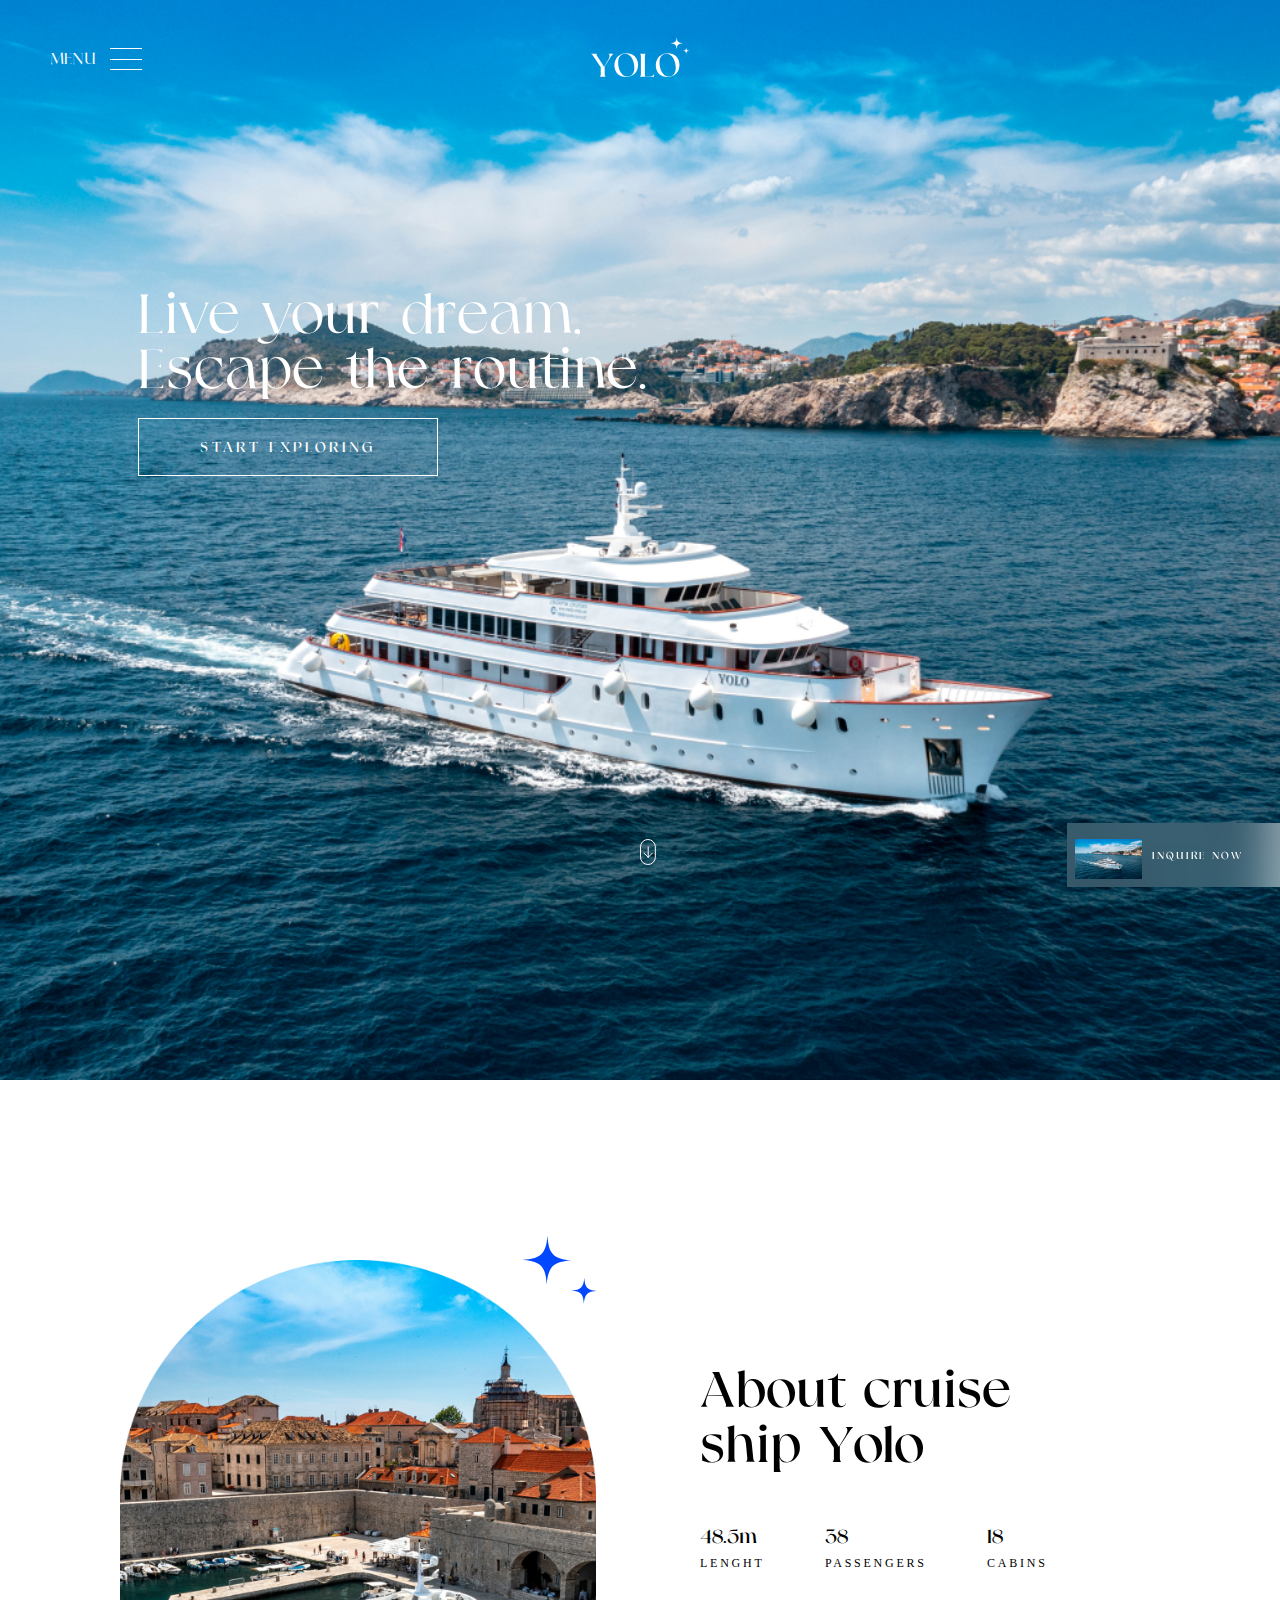
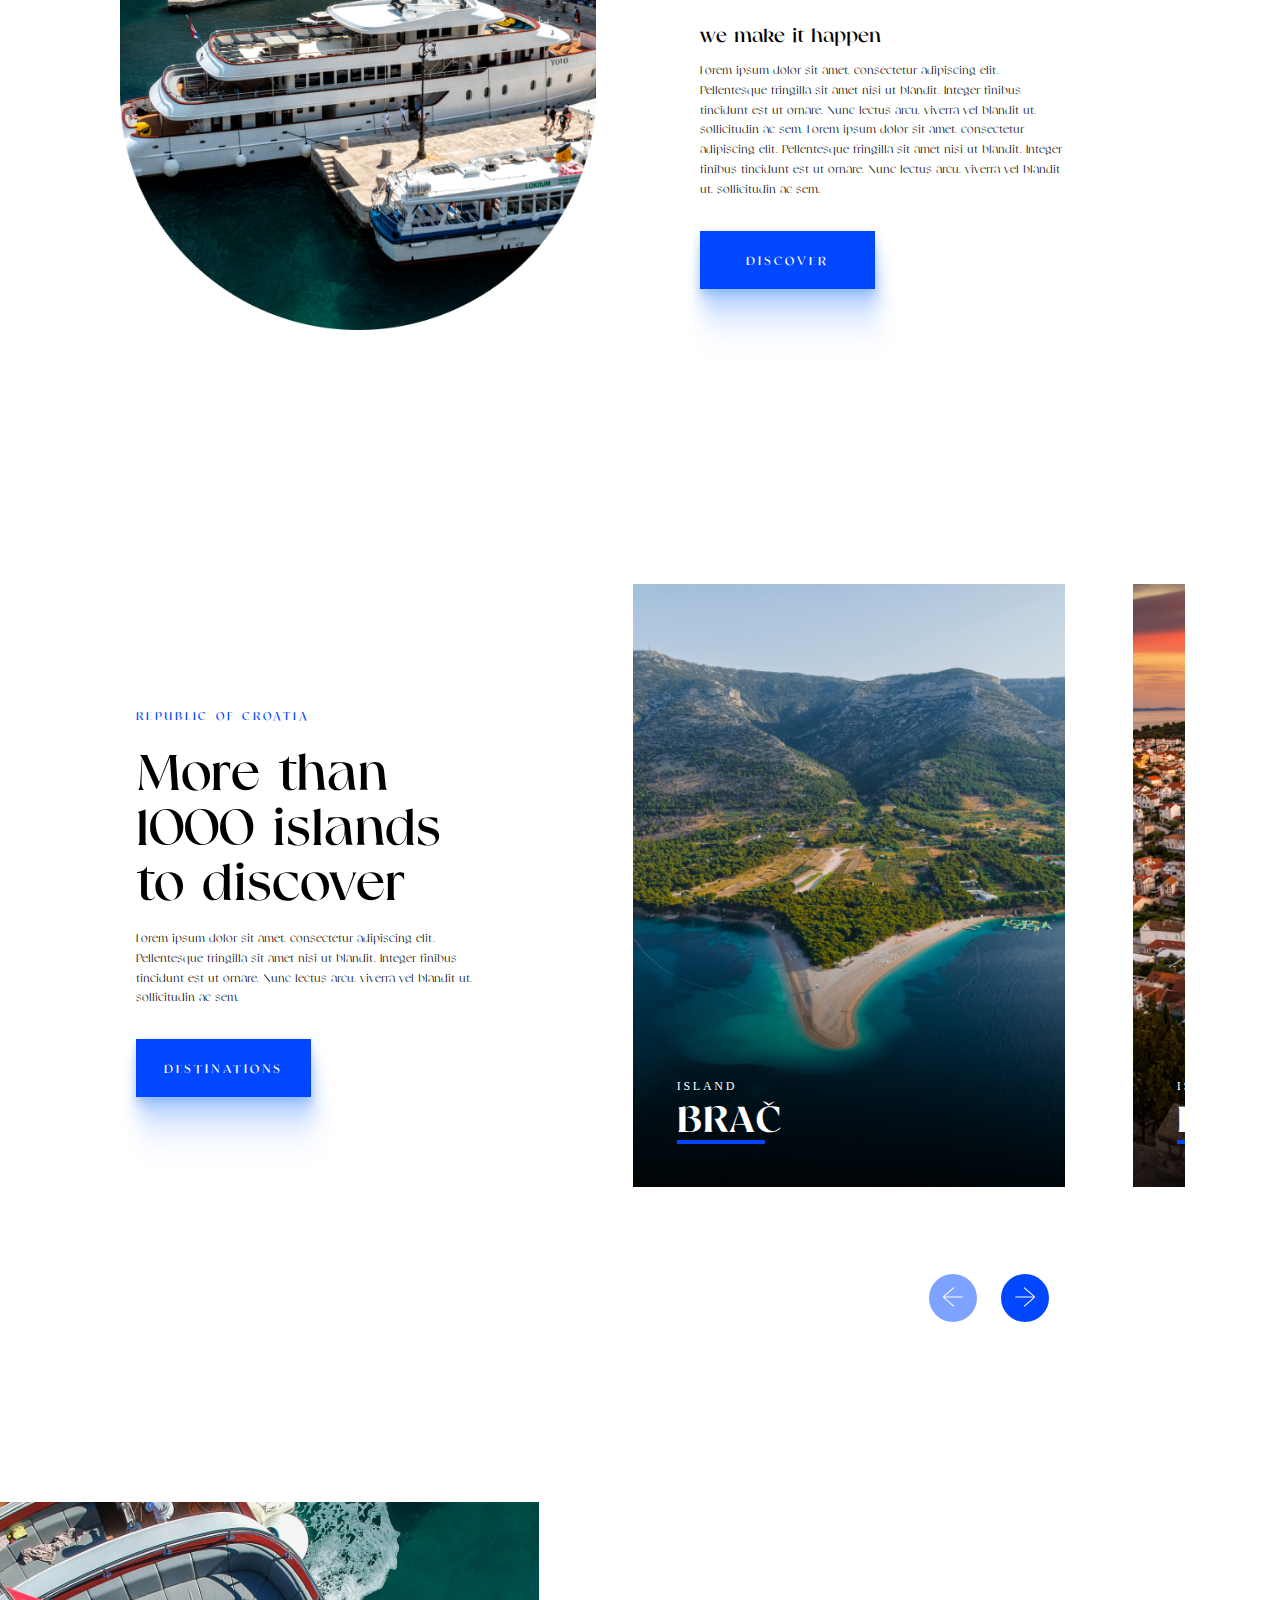
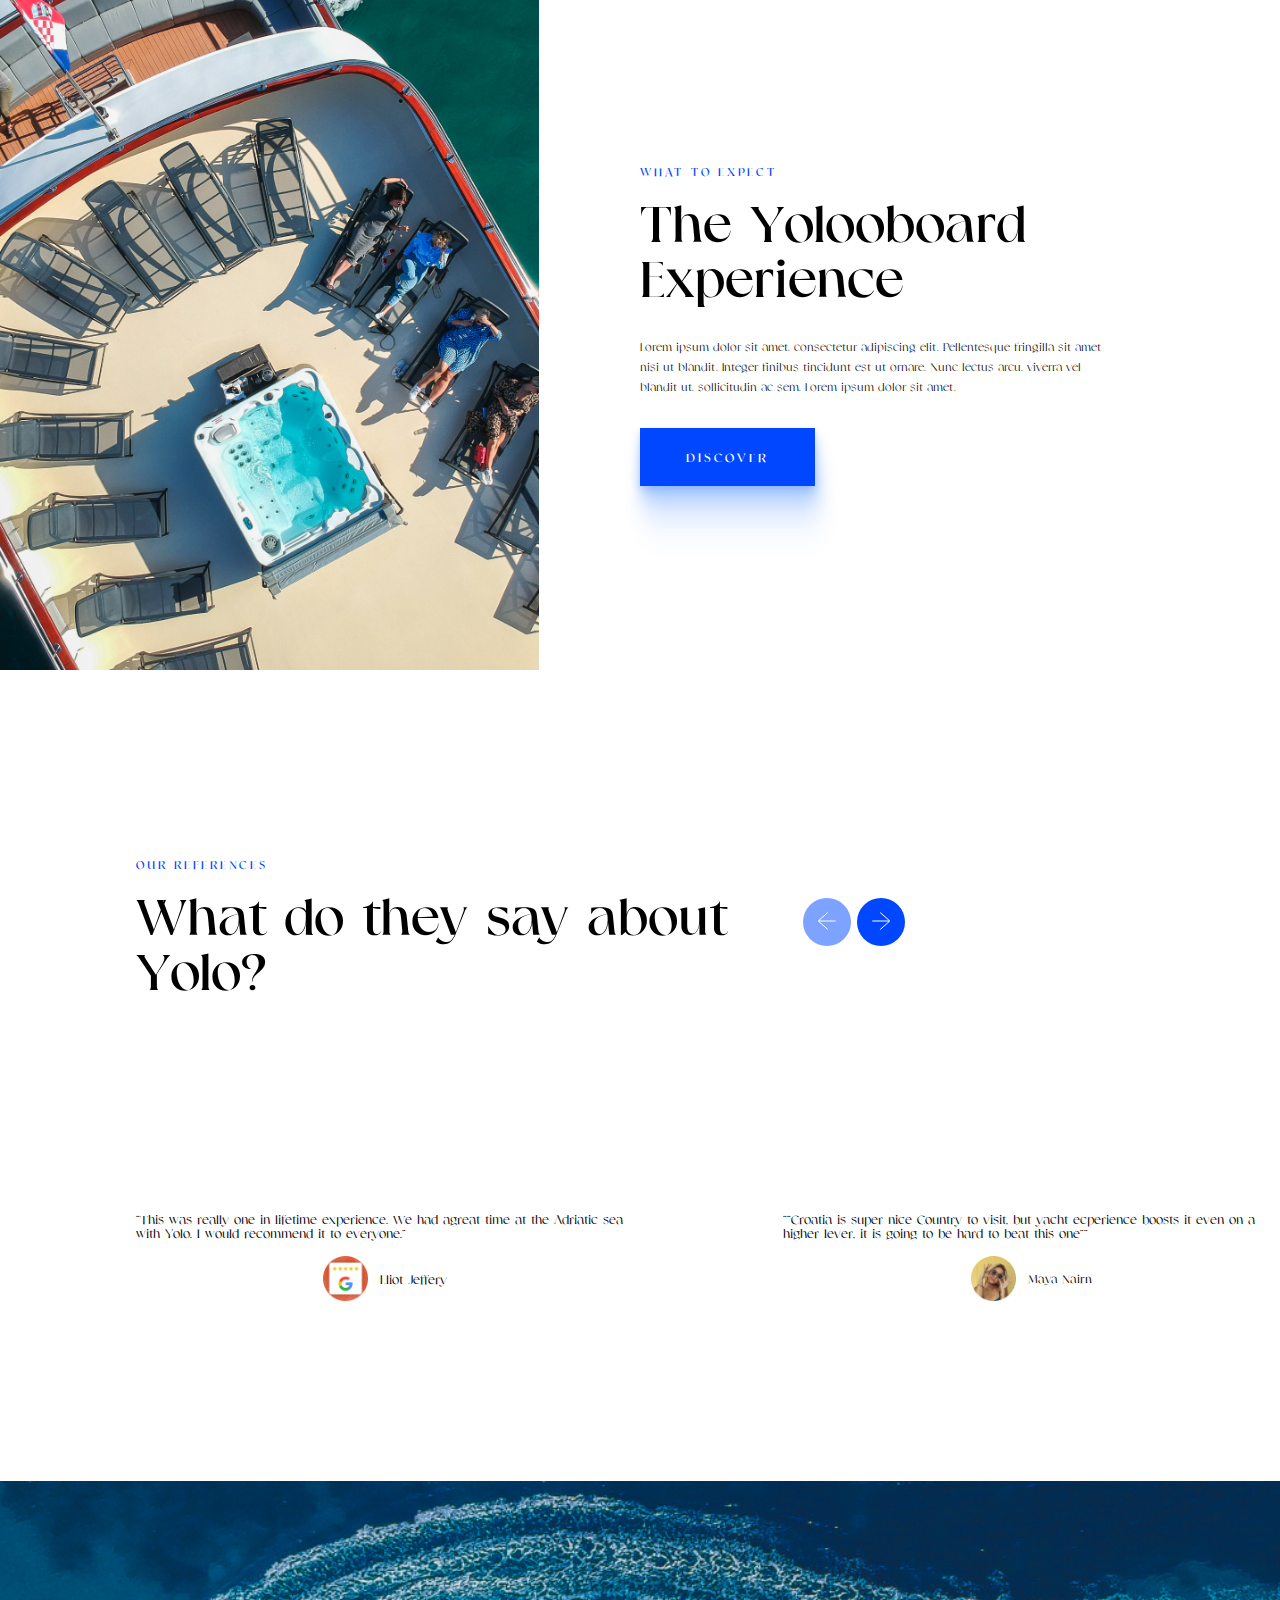
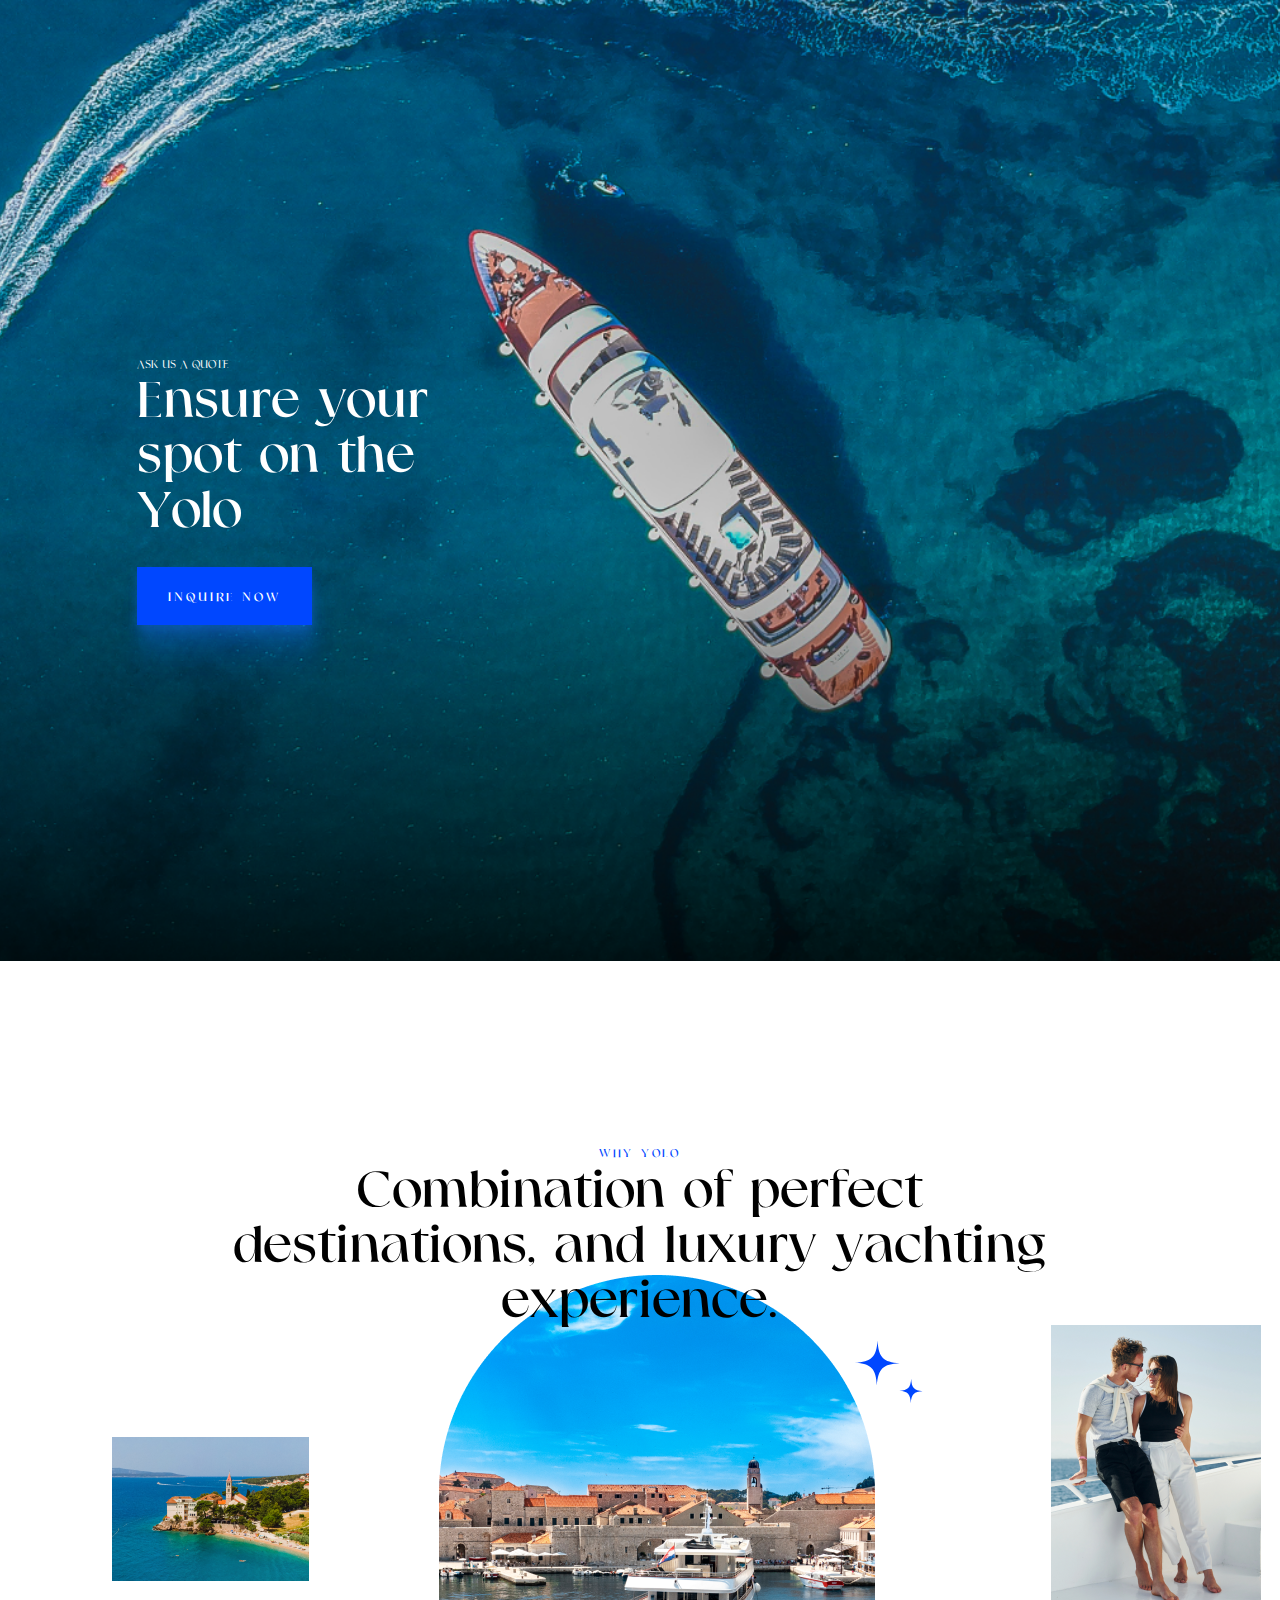
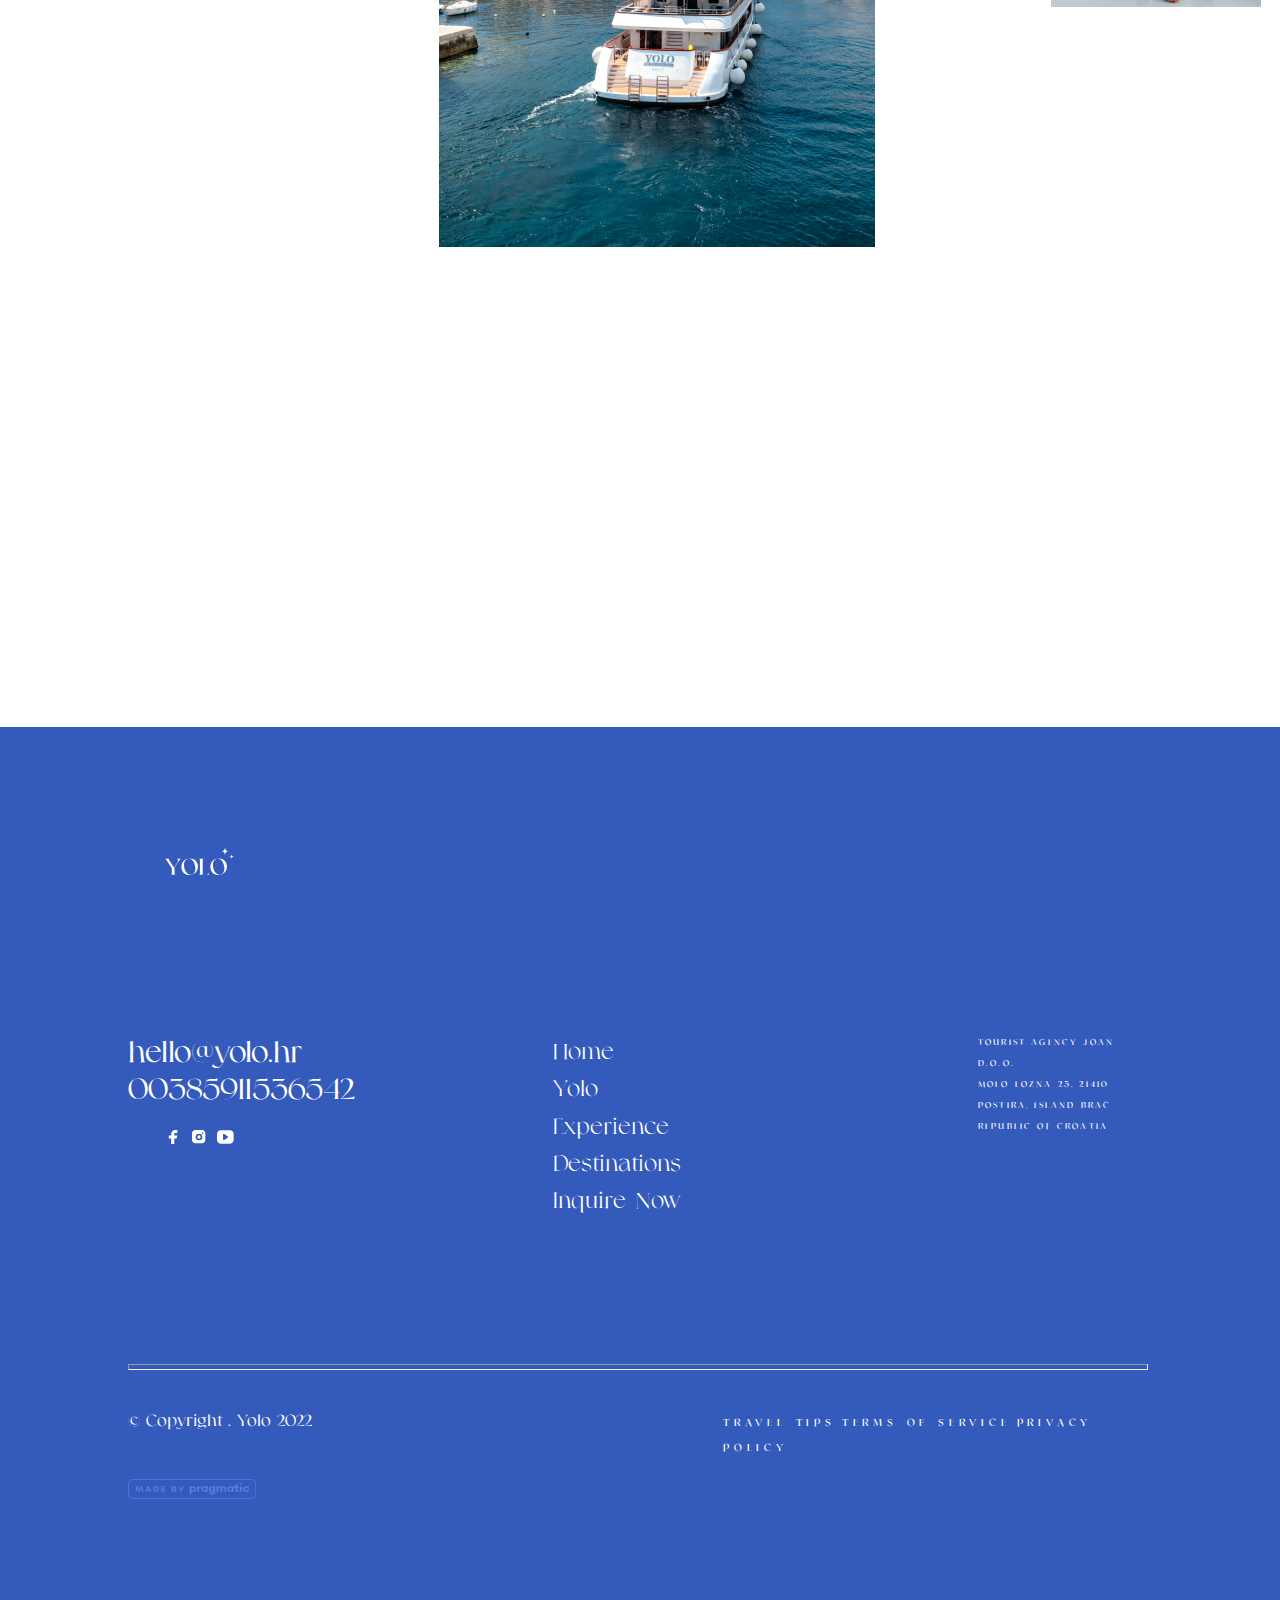
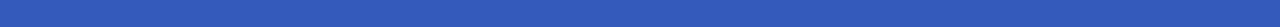
<file: Index.html>
<!DOCTYPE html>
<html lang="en">
<head>
    <meta charset="UTF-8">
    <meta http-equiv="X-UA-Compatible" content="IE=edge">
    <meta name="viewport" content="width=device-width, initial-scale=1.0">
    <title>Index</title>
    <link rel="stylesheet" href="Assets/general.css">
    <link rel="stylesheet" href="Assets/Index.css">
    <link rel="preconnect" href="https://fonts.gstatic.com" crossorigin>
</head>
<body>
        <!-- HEADER -->
    <header class="parallax-header" style="background-image: url(Assets/Img/Index/Rectangle\ 55.png);z-index: 1; background-size: cover; background-position: center;">
        <div class="logo">
            <img src="Assets/Img/Logo-white.svg" alt="">
            <div class="nav-toggle-left">
                <p>MENU</p>
            </div>
            <a class="nav-toggle"> 
                <span class="bar"></span>
                <span class="bar"></span>
                <span class="bar"></span>
            </a>
            <nav class="menu">
                <ul>
                  <li><a href="#">Home</a></li>
                  <li><a href="#">Yolo</a></li>
                  <li><a href="#">Experience</a></li>
                  <li><a href="#">Destinations</a></li>
                  <li><a href="#">Inquire now</a></li>
                </ul>
                <div class="language-menu">
                    <a href="#">HR</a>
                    <a href="#">ENG</a>
                    <a href="#">DE</a>
                    <a href="#">IT</a>    
                </div>
                <div ></div>
              </nav>              
        </div>
        <div class="main container">
            <div class="dream">
                <h1>Live your dream, 
                    Escape the routine.
                </h1>
                <div class="explore-btn">
                    <button><a href="">START EXPLORING</a></button>
                </div>
            </div>
        </div>
        <div class="bot-inquire container">
            <div class="strelica-dolje">
                <button style="background: none;border: none;" class="scroll-button" ><a href="#"><img src="Assets/Img/Index/Scroller.svg" alt=""></a></button>
            </div> 
            <div class="inquire">
                <img src="Assets/Img/Index/Rectangle 55.png" alt="">
                <a href="">INQUIRE NOW</a> 
            </div>
        </div>
    </header>
    <section class="parallax-section next-section">
        <div class="container about-p section-margine">
            <div class="luka">
                <img src="Assets/Img/Index/DJI_0726 3.png" alt="">
                <img class="star" src="Assets/Img/Index/Shine.svg" alt="">
            </div>
            <div class="about-cruise">
                <div>
                    <h2>About cruise ship Yolo</h2>
                </div>
                <div class="ab-details">
                    <div class="lenght">
                        <h4>48.5m</h4>
                        <p>LENGHT</p>
                    </div>
                    <div class="passengers">
                        <h4> 38</h4>
                        <p>PASSENGERS</p>    
                    </div>
                    <div class="cabins">
                        <h4>18</h4>
                        <p>CABINS</p>    
                    </div>
                </div>
                <div>
                    <h4>we make it happen</h4>
                </div>
                <div>
                    <p class="p1">Lorem ipsum dolor sit amet, consectetur adipiscing elit. Pellentesque fringilla sit amet nisi ut blandit. Integer finibus tincidunt est ut ornare. Nunc lectus arcu, viverra vel blandit ut, sollicitudin ac sem. Lorem ipsum dolor sit amet, consectetur adipiscing elit. Pellentesque fringilla sit amet nisi ut blandit. Integer finibus tincidunt est ut ornare. 
                        Nunc lectus arcu, viverra vel blandit ut, sollicitudin ac sem. 
                    </p>
                    <div class="btn">
                        <button><a href="">DISCOVER</a></button>
                    </div>
                </div>
            </div>        
        </div>
    </section>
     <!-- OTOCI -->
    <section>
        <div class="container otoci-p section-margine">
            <div class="otoci">
                <div>
                    <span>REPUBLIC OF CROATIA</span> 
                </div>
                <div>
                    <h2>More than 1000 islands
                        to discover
                    </h2>    
                </div>
                <div>                
                    <p class="p1">Lorem ipsum dolor sit amet, consectetur adipiscing elit. Pellentesque fringilla sit amet nisi ut blandit. Integer finibus tincidunt est ut ornare. 
                        Nunc lectus arcu, viverra vel blandit ut, sollicitudin ac sem. 
                    </p>
                </div>
                <div class="btn">
                    <button> <a href="#">DESTINATIONS</a></button>
                </div>
            </div>
            <div class="container otoci-slike">
                <div class="slider">
                    <div class="slides-container">
                        <div class="slide">
                            <img class="img-fullscreen" src="Assets/Img/Index/Rectangle 53.png" alt="">
                            <p>ISLAND</p> 
                            <p>BRAČ</p>
                            <div class="crta"></div>
                        </div>
                        <div class="slide">
                            <img class="img-fullscreen" src="Assets/Img/Index/hvar.png" alt="">
                            <p>ISLAND</p> 
                            <p>HVAR</p>
                            <div class="crta"></div>
                        </div>
                    </div>
                </div>
                <div class="strelice-otoci">
                    <button class="prev-button"><img src="Assets/Img/Index/streamlinehq-arrow-left.svg" alt=""></button>
                    <button class="next-button"><img src="Assets/Img/Index/streamlinehq-arrow-left-arrows-diagrams-48 1.svg" alt=""></button> 
                </div>                        
            </div>
    </section>
     <!-- LEŽALJKE -->
    <section>
        <div class="container section-margine">
            <div class="ležaljke">
                <img class="img-fullscreen" src="Assets/Img/Index/ležaljke.png" alt="">
            </div>
            <div class="yoloboardexp">
                <div>
                    <span>WHAT TO EXPECT</span>
                </div>
                <div>
                    <h2>The Yolooboard Experience</h2>
                </div>
                <div>
                    <p class="p1">Lorem ipsum dolor sit amet, consectetur adipiscing elit. 
                        Pellentesque fringilla sit amet nisi ut blandit. Integer finibus tincidunt est ut ornare. Nunc lectus arcu, viverra vel blandit ut, sollicitudin ac sem. Lorem ipsum dolor sit amet.
                    </p>    
                </div>
                <div class="btn">
                    <button><a href="#">DISCOVER</a></button>
                </div>
            </div>    
        </div>
    </section>
     <!-- REFERENCE -->
    <section>
        <div class="container otoci-p section-margine">
            <div class="reference">
                <span>OUR REFERENCES</span>
            </div>
            <div class="what-do-they-say">
                <h2>What do they say about Yolo?</h2>
            </div>
            <div class="strelice">
                <button id="prevBtn"><img src="Assets/Img/Index/streamlinehq-arrow-left.svg" alt="Previous"></button>
                <button id="nextBtn"><img src="Assets/Img/Index/streamlinehq-arrow-left-arrows-diagrams-48 1.svg" alt="Next"></button>
            </div>  
            <div class="slider">
                <div class="slides "> 
                    <div class="iskustva">
                        <p>“This was really one in lifetime experience.
                            We had agreat time at the Adriatic sea with Yolo. I would recommend it to everyone.”
                        </p>
                        <div class="eliot">
                            <img src="Assets/Img/Index/Ellipse 8.png" alt="">
                            <p>Eliot Jeffery</p>    
                        </div>        
                    </div>
                    <div class="nice-country">
                        <p>““Croatia is super nice Country to visit, but yacht ecperience
                            boosts it even on a higher lever, it is going to be hard to
                            beat this one””
                        </p>
                        <div class="maya">
                            <img src="Assets/Img/Index/Ellipse 9.png" alt="">
                            <p>Maya Nairn</p>    
                        </div> 
                    </div>
                </div>
            </div>
        </div>
    </section>
     <!-- QUOTE -->
    <section style="background-image: url(Assets/Img/Index/DJI_0184p\ 2.png);position: relative;z-index: 1; background-size: cover; height: 1080px; background-position: center;">
        <div class="container section-margine">
            <div class="quote">
                <p>ASK US A QUOTE</p>
                <h2>Ensure your 
                    spot on the Yolo
                </h2>
                <div class="btn">
                    <button><a href=""">INQUIRE NOW</a></button>
                </div>
            </div>
        </div>
    </section>
     <!-- ISKUSTVA -->
    <section>
        <div class="container">
            <div class="why-yolo">
                <span>WHY YOLO</span>
                <h2>Combination of perfect<br/>destinations, 
                    and luxury yachting<br/>experience. 
                </h2>    
            </div>
            <div class="crkva">
                <img src="Assets/Img/Index/crkva.png" alt="">
            </div>
            <div class="jahta">
                <img class="slika-jahte" src="Assets/Img/Index/jahta.png" alt="">
                <img class="star-jahta" src="Assets/Img/Index/Shine.svg" alt="">
            </div>
            <div class="sretan-par">
                <img src="Assets/Img/Index/par.png" alt="">
            </div>
        </div>
    </section>
     <!-- FOOTER -->
    <footer>
            <div class="info container">
                <div class="bottom-logo">
                    <img src="Assets/Img/Group 104.svg">           
                </div>    
                <div class="contact"> 
                    <ol>
                        <li><a href="mailto:hello@yolo.hr">hello@yolo.hr</a></li>
                        <li><a href="tel:00385911536542">00385911536542</a></li>
                    </ol>
                    <div class="social-icons">
                        <a href=""><img src="Assets/Img/Facebook.svg" alt=""></a> 
                        <a href=""><img src="Assets/Img/Insta.svg" alt=""></a> 
                        <a href=""><img src="Assets/Img/yt.svg" alt=""></a>    
                    </div>
                </div>
                <div class="navigation-footer">
                    <ul>
                        <li><a href="#">Home</a></li>
                        <li><a href="#">Yolo</a></li>
                        <li><a href="#">Experience</a></li>
                        <li><a href="#">Destinations</a></li>
                        <li><a href="#">Inquire Now</a></li>
    
                    </ul>
                </div>
                <div class="location">
                    <p>TOURIST AGENCY JOAN D.O.O. <br> 
                        Molo Lozna 23, 21410  <br>
                        Postira, island brač <br>
                        republic of croatia
                    </p> 
                </div>   
                <hr>
                    <div class="copyright">
                        <p>© Copyright . Yolo 2022</p>
                    </div>
                    <div class="fast-menu">
                        <a href="#">TRAVEL TIPS</a>
                        <a href="#">TERMS OF SERVICE</a>
                        <a href="#">PRIVACY POLICY</a>    
                    </div>
                    <div class="frame">
                        <img src="Assets/Img/Frame.svg" alt="">
                    </div>
            </div>
    </footer>
    <script src="General.js"></script>
</body>
</html>
</file>
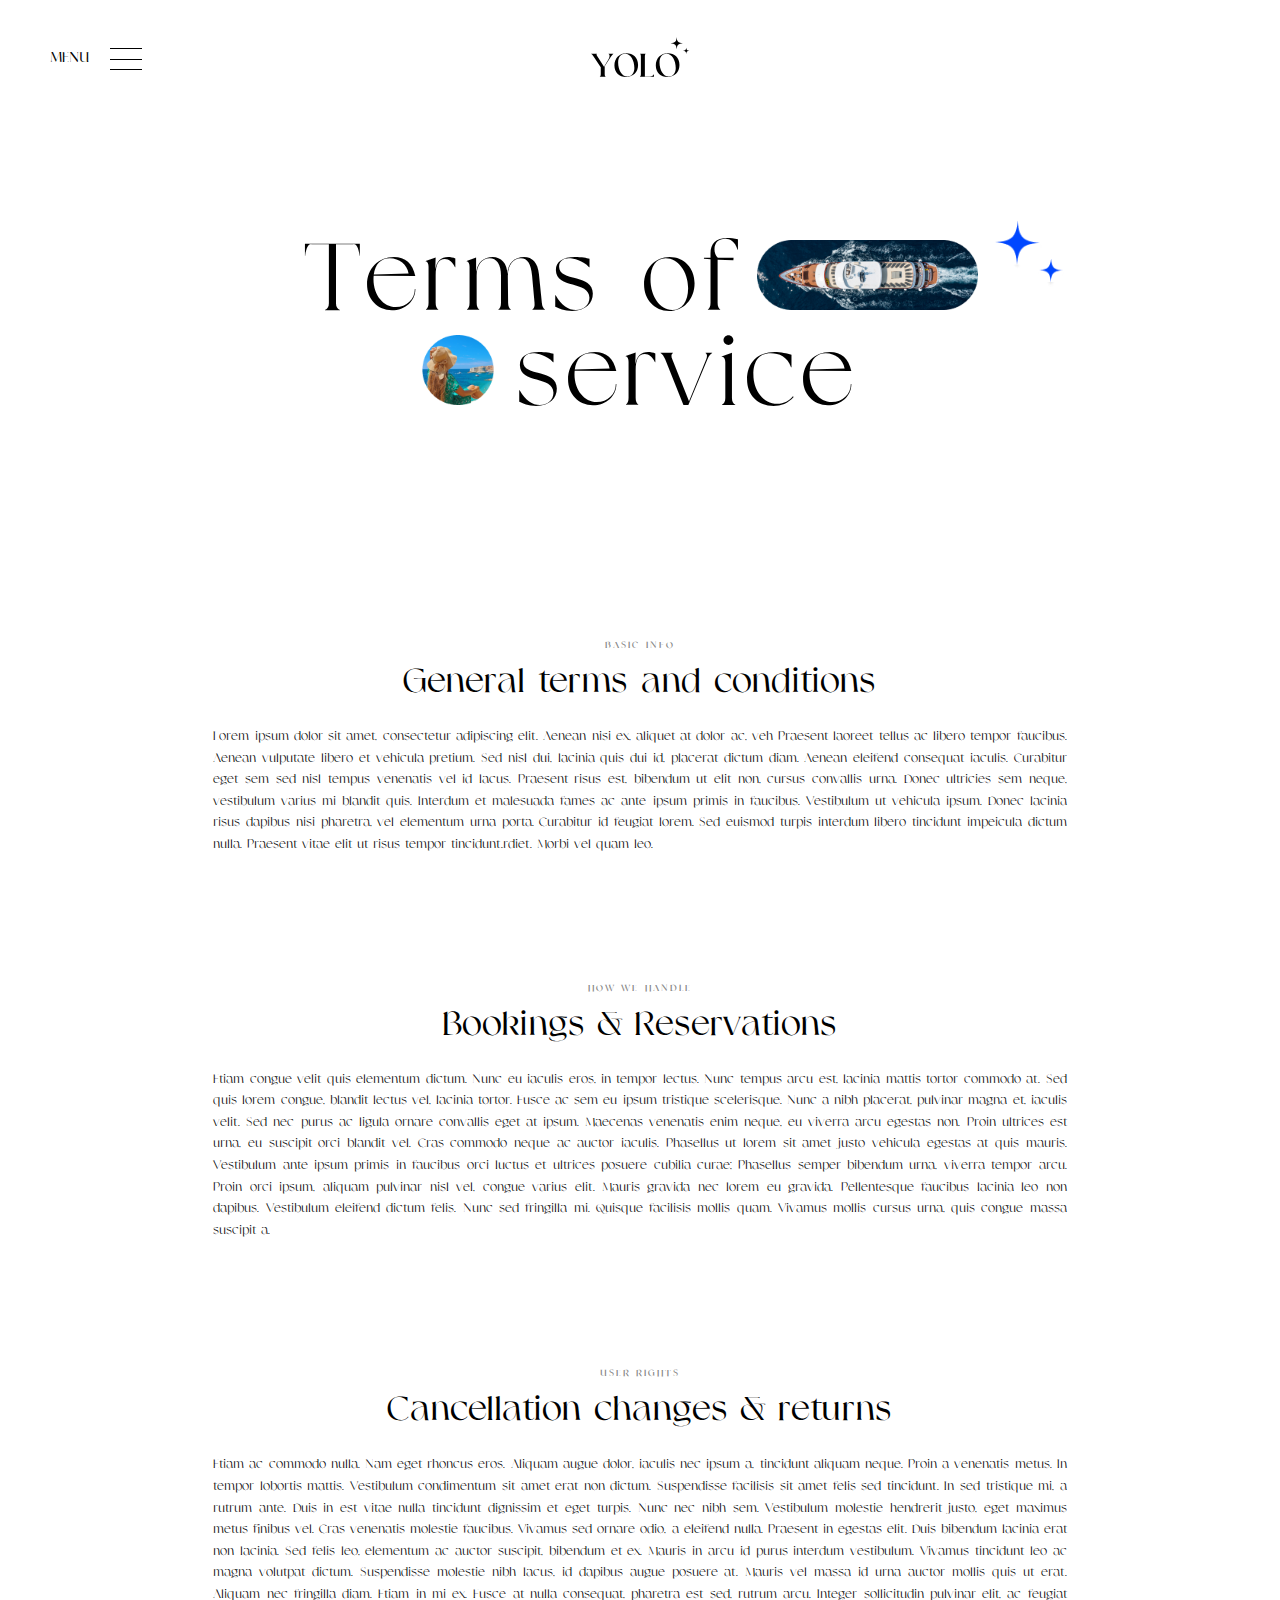
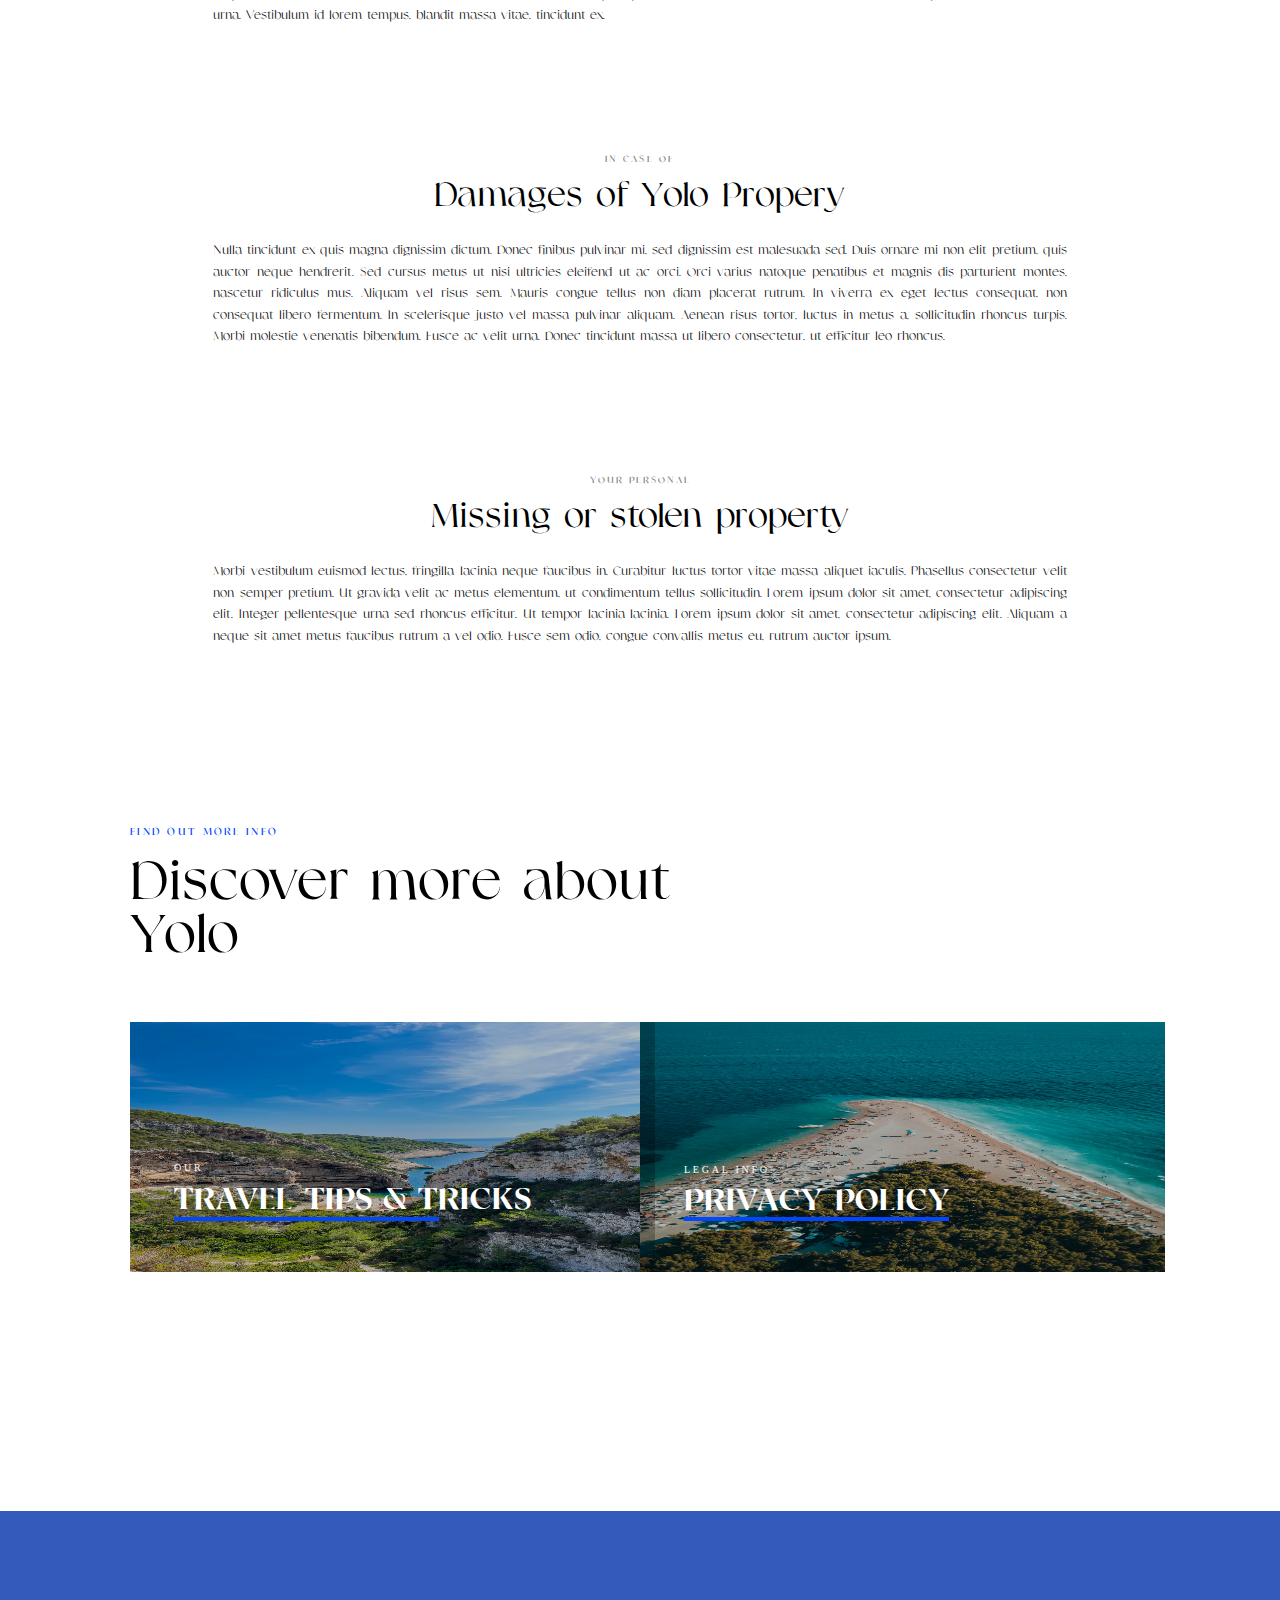
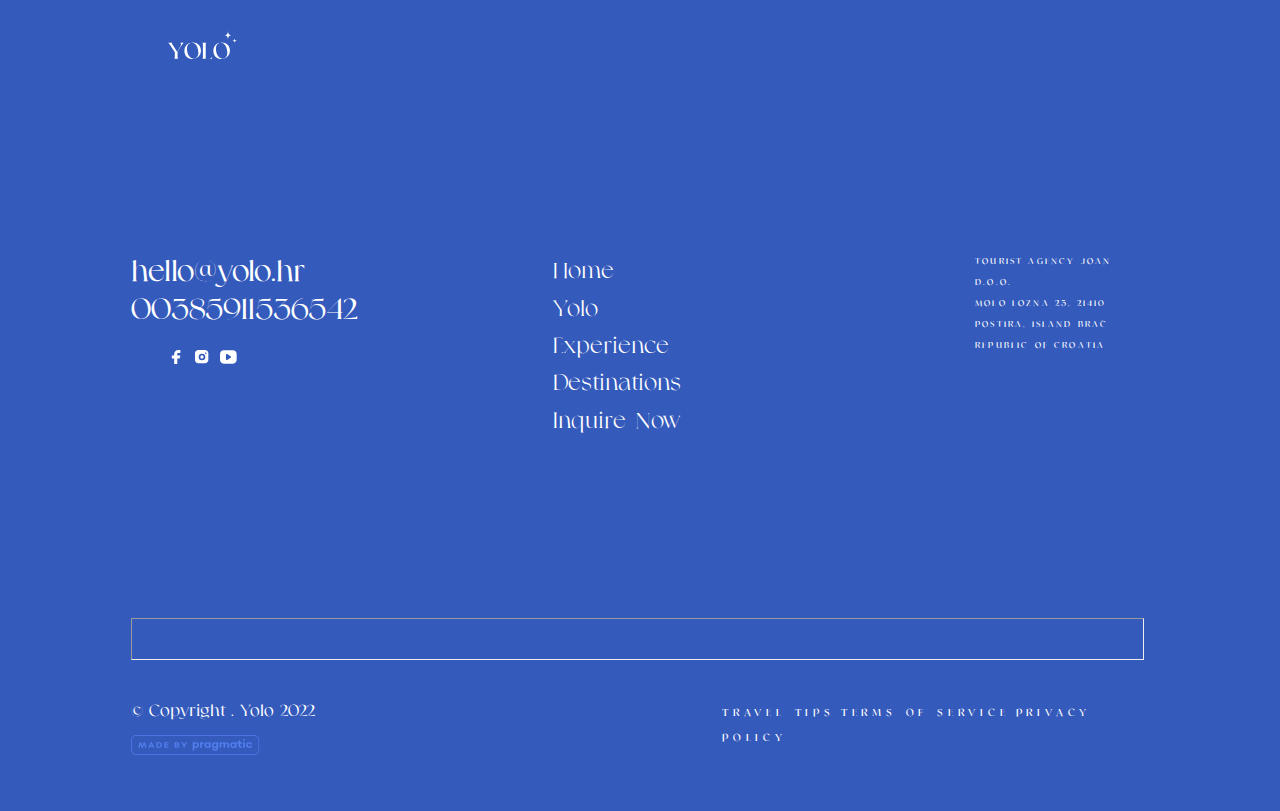
<file: Terms-of-use.html>
<!DOCTYPE html>
<html lang="en">
<head>
    <meta charset="UTF-8">
    <meta http-equiv="X-UA-Compatible" content="IE=edge">
    <meta name="viewport" content="width=device-width, initial-scale=1.0">
    <link rel="stylesheet" href="Assets/general.css">
    <link rel="stylesheet" href="Assets/terms-of-use.css">
    <title>Terms of use</title>    
    <link rel="preconnect" href="https://fonts.gstatic.com" crossorigin>
</head>
<body>
     <!-- HEADER -->
    <header>
        <div class="logo">
            <img src="Assets/Img/Logo.svg" alt="">
            <div class="nav-toggle-left-black">
                <p>MENU</p>
            </div>
            <a class="nav-toggle">  
                <span class="bar"></span>
                <span class="bar"></span>
                <span class="bar"></span>
            </a>
            <nav class="menu">
                <ul>
                  <li><a href="#">Home</a></li>
                  <li><a href="#">Yolo</a></li>
                  <li><a href="#">Experience</a></li>
                  <li><a href="#">Destinations</a></li>
                  <li><a href="#">Inquire now</a></li>
                </ul>
                <div class="language-menu">
                    <a href="">HR</a>
                    <a href="">ENG</a>
                    <a href="">DE</a>
                    <a href="">IT</a>    
                </div>
            </nav> 
        </div>
    </header>
    <!--MAIN SEKCIJA-->
    <section class="container">
        <div class="stars">
            <img src="Assets/Img/Terms-of-service/Shine.png" alt="stars">
        </div>  
        <div class="t-txt">
            <div>
                <div class="maxw mega naslov">
                    <h1>Terms of<img src="Assets/Img/Terms-of-service/terms_large.png" class="desno" alt="brod"></h1>
                    <h1><img src="Assets/Img/Terms-of-service/terms_small.png" class="lijevo" alt="idk">service</h1>
                </div>
            </div>
            <div class="terms">
                <h6>BASIC INFO</h6>
                <h2>General terms and conditions</h2>
                <p class="p1">Lorem ipsum dolor sit amet, consectetur adipiscing
                elit. Aenean nisi ex, aliquet at dolor ac, veh
                Praesent laoreet tellus ac libero tempor faucibus. Aenean vulputate libero et vehicula pretium. Sed nisl dui, lacinia quis dui id, placerat dictum diam. Aenean eleifend consequat iaculis. Curabitur eget sem sed nisl tempus venenatis vel id lacus. Praesent risus est, bibendum ut elit non, cursus convallis urna. Donec ultricies sem neque, vestibulum varius mi blandit quis. Interdum et malesuada fames ac ante ipsum primis in faucibus. Vestibulum ut vehicula ipsum. Donec lacinia risus dapibus nisi pharetra, vel elementum urna porta. Curabitur id feugiat lorem. Sed euismod turpis interdum libero tincidunt impeicula 
                dictum nulla. Praesent vitae elit ut risus tempor tincidunt.rdiet.
                Morbi vel quam leo.
                </p>    
            </div>
            <div class="terms">
                <h6>HOW WE HANDLE</h6>
                <h2>Bookings & Reservations</h2>
                <p class="p1">Etiam congue velit quis elementum dictum. Nunc eu iaculis eros, in tempor lectus. Nunc tempus arcu est, lacinia mattis tortor commodo at. Sed quis lorem congue, blandit lectus vel, lacinia tortor. Fusce ac sem eu ipsum tristique scelerisque. Nunc a nibh placerat, pulvinar magna et, iaculis velit. Sed nec purus ac ligula ornare convallis eget at ipsum. Maecenas venenatis enim neque, eu viverra arcu egestas non. Proin ultrices est urna, eu suscipit orci blandit vel. Cras commodo neque ac auctor iaculis. Phasellus ut lorem sit amet justo vehicula egestas at quis mauris. Vestibulum ante ipsum primis in faucibus orci luctus et ultrices posuere cubilia curae;
                Phasellus semper bibendum urna, viverra tempor arcu. Proin orci ipsum, aliquam pulvinar nisl vel, congue varius elit. Mauris gravida nec lorem eu gravida. Pellentesque faucibus lacinia leo non dapibus. Vestibulum eleifend dictum felis.
                Nunc sed fringilla mi. Quisque facilisis mollis quam. Vivamus mollis cursus urna, quis congue massa 
                suscipit a.
                </p>
            </div>
            <div class="terms">
                <h6>USER RIGHTS</h6>
                <h2>Cancellation changes & returns</h2>
                <p class="p1">Etiam ac commodo nulla. Nam eget rhoncus eros. Aliquam augue dolor, iaculis nec ipsum a, tincidunt aliquam neque. Proin a venenatis metus. In tempor lobortis mattis. Vestibulum condimentum sit amet erat non dictum. Suspendisse facilisis sit amet felis sed tincidunt. In sed tristique mi, a rutrum ante. Duis in est vitae nulla tincidunt dignissim et eget turpis. Nunc nec nibh sem. Vestibulum molestie hendrerit justo, eget maximus metus finibus vel. Cras venenatis molestie faucibus. Vivamus sed ornare odio, a eleifend nulla. Praesent in egestas elit.
                Duis bibendum lacinia erat non lacinia. Sed felis leo, elementum ac auctor suscipit, bibendum et ex. Mauris in arcu id purus interdum vestibulum. Vivamus tincidunt leo ac magna volutpat dictum. Suspendisse molestie nibh lacus, id dapibus augue posuere at. Mauris vel massa id urna auctor mollis quis ut erat. Aliquam nec fringilla diam. Etiam in mi ex. Fusce at nulla consequat, pharetra est sed, rutrum arcu. Integer sollicitudin pulvinar elit, ac feugiat urna. Vestibulum id lorem tempus, blandit massa vitae,
                tincidunt ex.
                </p>
            </div>
            <div class="terms">
                <h6>IN CASE OF</h6>
                <h2>Damages of Yolo Propery</h2>
                <p class="p1">
                    Nulla tincidunt ex quis magna dignissim dictum. Donec finibus pulvinar mi, sed dignissim est malesuada sed. Duis ornare mi non elit pretium, quis auctor neque hendrerit. Sed cursus metus ut nisi ultricies eleifend ut ac orci. Orci varius natoque penatibus et magnis dis parturient montes, nascetur ridiculus mus. Aliquam vel risus sem. Mauris congue tellus non diam placerat rutrum. In viverra ex eget lectus consequat, non consequat libero fermentum. In scelerisque justo vel massa pulvinar aliquam. Aenean risus tortor, luctus in metus a, sollicitudin rhoncus turpis. Morbi molestie venenatis bibendum. Fusce ac velit urna. Donec tincidunt massa ut libero consectetur, 
                    ut efficitur leo rhoncus.
                </p>
            </div>
            <div class="terms">
                <h6>YOUR PERSONAL</h6>
                <h2>Missing or stolen property</h2>
                <p class="p1">Morbi vestibulum euismod lectus, fringilla lacinia neque faucibus in. Curabitur luctus tortor vitae massa aliquet iaculis. Phasellus consectetur velit non semper pretium. Ut gravida velit ac metus elementum, ut condimentum tellus sollicitudin. Lorem ipsum dolor sit amet, consectetur adipiscing elit. Integer pellentesque urna sed rhoncus efficitur. Ut tempor lacinia lacinia. Lorem ipsum dolor sit amet, consectetur adipiscing elit. Aliquam a neque sit amet metus faucibus rutrum a vel odio. Fusce sem odio, congue convallis metus eu,
                rutrum auctor ipsum.
                </p>
            </div>
        </div>
        </section>
        <!--FIND OUT MORE-->
        <section>
            <div class="container find">
                <p>FIND OUT MORE INFO</p>
                <h1>Discover more about Yolo</h1>
                <div class="pic-container">
                    <div class="left-pic">
                        <img src="Assets/Img/Terms-of-service/left.png" alt="">
                        <p>OUR</p> 
                        <p>Travel tips & tricks</p>
                        <div class="crta"></div>    
                    </div>
                    <div class="right-pic">
                        <img src="Assets/Img/Terms-of-service/right.png" alt="">
                        <p>LEGAL INFO</p> 
                        <p>Privacy Policy</p>
                        <div class="crta"></div>    
                    </div>
                </div>
            </div>
        </section>
     <!-- FOOTER -->
    <footer>
            <div class="info container">
                <div class="bottom-logo">
                    <img src="Assets/Img/Group 104.svg">           
                </div>    
                <div class="contact"> 
                    <ol>
                        <li><a href="mailto:hello@yolo.hr">hello@yolo.hr</a></li>
                        <li><a href="tel:00385911536542">00385911536542</a></li>
                    </ol>
                    <div class="social-icons">
                        <a href=""><img src="Assets/Img/Facebook.svg" alt=""></a> 
                        <a href=""><img src="Assets/Img/Insta.svg" alt=""></a> 
                        <a href=""><img src="Assets/Img/yt.svg" alt=""></a>    
                    </div>
                </div>
                <div class="navigation-footer">
                    <ul>
                        <li><a href="#">Home</a></li>
                        <li><a href="#">Yolo</a></li>
                        <li><a href="#">Experience</a></li>
                        <li><a href="#">Destinations</a></li>
                        <li><a href="#">Inquire Now</a></li>
    
                    </ul>
                </div>
                <div class="location">
                    <p>TOURIST AGENCY JOAN D.O.O. <br> 
                        Molo Lozna 23, 21410  <br>
                        Postira, island brač <br>
                        republic of croatia
                    </p> 
                </div>   
                <hr>
                    <div class="copyright">
                        <p>© Copyright . Yolo 2022</p>
                        <img src="Assets/Img/Frame.svg" alt="">
                    </div>
                    <div class="fast-menu">
                        <a href="#">TRAVEL TIPS</a>
                        <a href="#">TERMS OF SERVICE</a>
                        <a href="#">PRIVACY POLICY</a>    
                    </div>
            </div>
    </footer>
    <script src="General.js"></script>
</body>
</html>
</file>
<file: Assets/general.css>
*{
    font-family: 'Richie';
    box-sizing: border-box;
    margin: 0;
    padding: 0
}
/*Header*/
header > .logo{
    display: grid;
    justify-content: center;
    padding-top: 37px;
    height: 40px;
}
.logo > a{
    position: absolute;
    top: 48px;
    left: 110px;
}
.nav-toggle-left{
    position: absolute;
    top: 48px;
    left: 50px;
    color: #FFFFFF;
}
.nav-toggle {
    display: flex;
    flex-direction: column;
    justify-content: space-between;
    height: 22px;
    width: 32px;
    z-index: 3;
  }
  
.nav-toggle:hover .bar {
    background-color: #c8c8c8;
}

.nav-toggle .bar {
    height: 1px;
    width: 100%;
    background-color: #FFFFFF;
    transition: all 100ms ease-in-out;
}
  
.nav-toggle:hover {
    cursor: pointer;
}
  
.x:nth-of-type(1) {
    transition: all 100ms ease-in-out;
    transform: rotate(45deg);
    transform-origin: top left;
    width: 30px;
}
  
.x:nth-of-type(2) {
      transition: all 100ms ease-in-out;
    transform-origin: center;
    width: 0;
  }
  
.x:nth-of-type(3) {
    transition: all 100ms ease-in-out;
    transform: rotate(-45deg);
    transform-origin: bottom left;
    width: 29px;
}
.menu {
    display: none;
    position: fixed;
    top: 0;
    left: 0;
    width: 100%;
    height: 100%;
    background-color: #345ABB;
    z-index: 2;
    padding: 20px;
    box-sizing: border-box;
}
  
.language-menu {
    margin-left: 138px;
    margin-top: 64px;
}
  
.menu > .language-menu > a {
    text-decoration: none;
    color: #FFFFFF;
    margin-right: 24px;
}
  
.menu > ul {
    list-style: none;
    margin-top: 177px;
    margin-left: 138px;
}
  
.menu > ul > li > a {
    font-weight: 400;
    font-size: 45px;
    line-height: 172%;
    letter-spacing: 0.03em;
    color: #FFFFFF;
    text-decoration: none;
}

.menu > ul > li {
    margin-bottom: 50px;
}
  
.menu.show {
    display: block;
    animation: fadeIn 0.7s;
}  

/*Font components*/
h1{
    font-weight: 400;
    font-size: 60px;
    line-height: 100%;
}
h2{
    font-weight: 500;
    font-size: 54px;
    line-height: 110%;
}
h3{
    font-weight: 400;
    font-size: 38px;
    line-height: 52px;
}
h4{
    font-weight: 500;
    font-size: 24px;
    line-height: 100%;
}
.mega > h1{
    font-weight: 300;
    font-size: 112px;
    line-height: 100%;
}
.p1{
    font-weight: 300;
    font-size: 15px;
    line-height: 180%;
}
.p2{
    font-weight: 400;
    font-size: 16px;
    line-height: 160%;
}
.p3{
    font-weight: 400;
    font-size: 14px;
    line-height: 160%;
}

/*Buttons*/

button:hover {
    cursor: pointer;
}
.btn > button{
    background-color: rgba(0, 71, 255, 1);
    border: transparent;

    width: 199px;
    height: 58px;
    box-shadow: 6px 57px 23px rgba(26, 113, 255, 0.04), 3px 32px 20px rgba(26, 113, 255, 0.13), 2px 14px 14px rgba(26, 113, 255, 0.21), 0px 4px 8px rgba(26, 113, 255, 0.25), 0px 0px 0px rgba(26, 113, 255, 0.25);
}
.btn > button > a{
    color: #fff;
    font-weight: 500;
    font-size: 14px;
    line-height: 18px;
    letter-spacing: 0.24em;
    text-decoration: none;
}
.btn > button:hover button{
    background: rgba(0, 71, 255, 0.05);
    border: 1px solid #2F69FF;
}
.btn > button:hover a{
    color: #2F69FF;
}

/*Footer */
/* Add this CSS to create the parallax effect for the footer */

.bottom-logo{
    grid-column: span 12;
    padding-top: 120px;
    padding-bottom: 180px;
    padding-left: 131px;
    padding-left: 37px;
    height: 28px;
    width: 68.95px;
    left: 131px;
    top: 120px;
    border-radius: 0px;
}
.info{
    background-color: rgba(1, 49, 170, 0.8);
    background-size: cover;
    margin-top: 180px;
    height: 100vh;
    }
.info > div > a{
    color: #FFFFFF;
    text-decoration: none;
}
.info > div > ul > li > a{
    color: #FFFFFF;
    text-decoration: none;
    font-weight: 300;
    font-size: 25px;
    line-height: 170%;
}
.info > div > ol > li > a{
    color: #FFFFFF;
    text-decoration: none;
    font-weight: 400;
    font-size: 36px;
    line-height: 130%;
}
.info> div > ul, ol > li{
    list-style-type: none;
}
.info > div > p{
    color: #FFFFFF;
}
.travel-li > a{
    font-weight: 500;
    font-size: 10px;
    line-height: 25px;
    letter-spacing: 0.48em;
}
.info{
    padding-left: 131px;
    padding-right: 136px;
}
.contact{
    grid-column: span 5;
}
.social-icons {
    margin-left: 35px;
    margin-top: 20px;
}
.navigation-footer{
    grid-column: span 5;
}
.location{
    grid-column: span 2;
    font-weight: 500;
    font-size: 10px;
    line-height: 21px;

    letter-spacing: 0.27em;
    text-transform: uppercase;
    text-align: left;
}
.info > hr{
    grid-column: span 12;
    margin-top: 140px;
}
.copyright{
    grid-column: span 7;
    margin-top: 40px;
    margin-bottom: 14px;
}
.copyright img{
    margin-top: 16px;
}
.fast-menu{ 
    grid-column: span 5;
    margin-top: 40px;
    margin-bottom: 14px;
}
.fast-menu a{
    font-weight: 500;
    font-size: 10px;
    line-height: 25px;
    letter-spacing: 0.48em;
    text-transform: uppercase;
}
.fast-menu > a:nth-child(-n + 2){
    margin-right: 60px;
}
.frame{
    margin-bottom: 120px;
}

/*Font weights and family*/
@font-face{
    src: url(../Assets/Fonts/Fonts/RischeLight.otf);
    font-family: Richie;
    font-weight: 300;
    }
@font-face{
    src: url(../Assets/Fonts/Fonts/RischeRegular.otf);
    font-family: Richie;
    font-weight: 400;
}
 @font-face{
    src: url(../Assets/Fonts/Fonts/RischeMedium.otf);
    font-family: Richie;
    font-weight: 500;
}
@font-face{
    src: url(../Assets/Fonts/Fonts/RischeSemibold.otf);
    font-family: Richie;
    font-weight: 600;
}
@font-face{
    src: url(../Assets/Fonts/Fonts/RischeBold.otf);
    font-family: Richie;
    font-weight: 700;
}
@font-face{
    src: url(../Assets/Fonts/Fonts/Satoshi-Variable.ttf);
    font-family: Satoshi;
}
/*Colors*/
.mgray{
    background: #838383;
}
.white{ 
    background: #FFFFFF;
}
.black{
    background: #000000;
}
.blue{
    color: #0047FF;
}
.lgray{
    background: #FAFAFA;
}
.blueoverlay{
    background-color: rgba(1, 49, 170, 0.8);
}

/*RESPONZIVA*/

@media only screen and (max-width: 1536px) {

.menu > ul > li > a {
  font-size: 40px;
}

.menu ul {
    margin-top: 175px;
    margin-left: 135px;
}

.menu ul > li {
  margin-bottom: 45px;
}

.language-menu {
  margin-left: 129px;
  margin-top: 60px;
}


.info  div  ol  li  a {
    font-size: 33px;
}

.info  div  ul  li  a {
    font-size: 23px;
}

.location {
    font-size: 9px;
}

.fast-menu  a:nth-child(-n+2) {
    margin-right: 8px;
}
}

@media only screen and (max-width: 1366px) {


.menu > ul > li > a {
  font-size: 35px;
}

.menu ul {
    margin-top: 160px;
    margin-left: 130px;
}

.menu ul > li {
  margin-bottom: 40px;
}

.language-menu {
  margin-left: 125px;
  margin-top: 55px;
}

.info  div  ol  li  a {
    font-size: 29px;
}

.info  div  ul  li  a {
    font-size: 22px;
}

.location {
    font-size: 8px;
}

.fast-menu a:nth-child(-n+2) {
    margin-right: 0px;
}

}

@media only screen and (max-width: 1024px) {

.menu > ul > li > a {
  font-size: 30px;
}

.menu ul {
    margin-top: 155px;
    margin-left: 125px;
}

.menu ul > li {
  margin-bottom: 35px;
}

.language-menu {
  margin-left: 120px;
  margin-top: 50px;
}


.info  div  ol  li  a {
    font-size: 25px;
}

.info  div  ul  li  a {
    font-size: 20px;
}

.location {
    font-size: 7px;
}

.fast-menu a:nth-child(-n+2) {
    margin-right: 0px;
}    
.copyright p{
    font-size: 10px;
}
.fast-menu a{
    font-size: 8px;
    letter-spacing: 0.2em;
}
}

@media only screen and (max-width: 768px) {

.menu > ul > li > a {
  font-size: 25px;
}

.menu ul {
    margin-top: 150px;
    margin-left: 120px;
}

.menu ul > li {
  margin-bottom: 25px;
}

.language-menu {
  margin-top: 48px;
}

.info  div  ol  li  a {
    font-size: 20px;
}

.info  div  ul  li  a {
    font-size: 17px;
}

.location {
    font-size: 7px;
}
  
.copyright p{
    font-size: 15px;
}

.fast-menu a{
    font-size: 8px;
    letter-spacing: 0em;
}

.nav-toggle-left-black {
    opacity: 0;
}

.logo a{
    left: 40px;
}
}

@media only screen and (max-width: 480px) {

.menu > ul > li > a {
  font-size: 30px;
}

.menu ul {
    margin-top: 125px;
    margin-left: 100px;
}

.menu ul > li {
  margin-bottom: 20px;
}

.language-menu {
  margin-top: 48px;
  margin-left: 100px;
}


.contact {
    grid-column: span 12;
    margin-bottom: 64px;
}

.navigation-footer {
    grid-column: span 12;
    margin-bottom: 64px;
}

.location {
    grid-column: span 12;
}

.copyright{
    grid-column: span 12;
}

.fast-menu{
    display: grid;
    grid-template-rows: repeat(3, 1fr);
    grid-column: span 12;
}
.info > hr {
    margin-top: 50px;
}

.info  div  ol  li  a {
    font-size: 20px;
}
.info  div  ul  li  a {
    font-size: 17px;
}
.location {
    font-size: 7px;
}
      
.copyright p{
    font-size: 15px;
}

.nav-toggle-left-black {
    opacity: 0;
}

.logo a{
    left: 40px;
}    
}

@media only screen and (max-width: 375px) {

.menu > ul > li > a {
  font-size: 25px;
}

.menu ul {
    margin-top: 120px;
    margin-left: 50px;
}

.menu ul > li {
  margin-bottom: 15px;
}

.language-menu {
  margin-top: 40px;
  margin-left: 50px;
}


.info  div  ol  li  a {
    font-size: 15px;
}
.info  div  ul  li  a {
    font-size: 15px;
}
.location {
    font-size: 6px;
}
          
.copyright p{
    font-size: 10px;
}
    
.nav-toggle-left-black {
    opacity: 0;
}
    
.logo a{
    left: 40px;
}       
.social-icons {
    margin-left: 10px;
} 
}
</file>
<file: Assets/Index.css>
.container{
    display: grid;
    grid-template-columns: repeat(12, minmax(0, 1fr));
} 

.img-fullscreen{
    height: 100vh;
}

.parallax-section {
  height: fit-content;
}  

header {
    animation: fadeIn 1.5s ease-in-out;
}

header::before {
    content: "";
    position: absolute;
    top: 0;
    left: 0;
    right: 0;
    bottom: 0;
    background-color: rgba(0, 0, 0, 0.40); 
    z-index: -1;
}

section{
    z-index: 1;
    position: relative;
    overflow: hidden;
    background-color: #FFFFFF;
}

section:before {
  content: "";
  position: absolute;
  top: 0;
  bottom: 0;
  left: 0;
  right: 0;
  z-index: -1;
}

.menu {
    display: none;
    position: fixed;
    top: 0;
    left: 0;
    width: 100%;
    height: 100%;
    background-color: #345ABB;
    z-index: 2;
    padding: 20px;
    box-sizing: border-box;
} 

.dream > h1{
    color: #FFFFFF; 
}

.dream{
    grid-column: span 12;
    padding-top: 244px;
    padding-left: 138px;
    height: 202px;
    width: 755px;
    border-radius: 0px;

}

.strelica-dolje:hover {
  animation: fadeIn 0.5s ease-in;
}

/*BUTTONS*/
.explore-btn > button {
    gap: 10px;
    width: 300px;
    height: 58px;
    border: 1px solid #FFFFFF;
    background: transparent;
    margin-top: 24px;
    box-shadow: none;
}
.explore-btn > button:hover a{
    color: rgba(128, 128, 128);
}
.explore-btn button > a{
    font-weight: 500;
    font-size: 14px;
    line-height: 18px;
    letter-spacing: 0.24em;
    align-items: center;
    padding: 20px 48px;
    color: #FFFFFF;
    text-decoration: none;
}
.strelica-dolje {
    grid-column-start: 7;
    margin-top: 615px;
}

.inquire{
    grid-column-start: 11;
    margin-top: 600px;
    margin-left: 70px;
    width: 225px;
    height: 64px;
    background: rgba(255, 255, 255, 0.2);
    backdrop-filter: blur(25px);
    display: grid;
    grid-template-columns: auto 1fr;
    align-items: center;
}

.inquire > img{
    width: 75px;
    height: 48px;
    padding-top: 8px;
    padding-left: 8px;
}

.bot-inquire  div > a{
    color: #FFFFFF;
    text-decoration: none;
    font-weight: 500;
    font-size: 12px;
    line-height: 15px;
    align-items: center;
    letter-spacing: 0.24em;
    margin-left: 10px;
    padding: 25px 19px 24px 0px;
}
.btn{
    margin-top: 32px;
}


/*MAIN*/
span{
    color:  #0047FF;
    text-align: center;
    font-size: 12px;
    font-weight: 500;
    line-height: 100%;
    letter-spacing: 2.76px;
    text-transform: uppercase; 
}

.section-margine{
    margin-bottom: 180px;
}

.about-p{
    padding-left: 136px;
    margin-top: 180px;
}

.luka{
    grid-column: span 6;
}

.star{
    position: relative;
    bottom: 715px;
    right: 80px;
}

.about-cruise{
    grid-column: span 5;
    margin-top: 100px;
    height: 624px;
    width: 368px;
}

.ab-details{
    display: grid;
    grid-template-rows: 1fr;
    grid-auto-flow: column;
    gap: 40px; 
}

.lenght p{
    margin-top: 12px;
    font-size: 12px;
    font-family: Work Sans;
    font-weight: 500;
    line-height: 100%;
    letter-spacing: 2.76px;
    text-transform: uppercase; 
}

.passengers p{
    margin-top: 12px;
    font-size: 12px;
    font-family: Work Sans;
    font-weight: 500;
    line-height: 100%;
    letter-spacing: 2.76px;
    text-transform: uppercase; 
}

.cabins p{
    margin-top: 12px;
    font-size: 12px;
    font-family: Work Sans;
    font-weight: 500;
    line-height: 100%;
    letter-spacing: 2.76px;
    text-transform: uppercase; 
}

.about-cruise div:nth-child(1){
    margin-bottom: 56px;
}

.about-cruise div:nth-child(3){
    margin-bottom: 16px;
}

.about-cruise div:nth-child(4){
    align-self: stretch;
}

.otoci-p{
    padding-left: 136px;
}

.otoci{
    grid-column: span 5;
    margin-top: 140px;
    height: 435px;
    width: 368px;
}

.otoci div:nth-child(-n+3){
    margin-bottom: 20px;
}

.slide > p{ 
    bottom: 110px;
    position: relative;
    left: 44px;
    color: #FFFFFF;
}

.slide p:nth-child(2){ 
    font-size: 12px;
    font-family: Work Sans;
    font-weight: 500;
    line-height: 100%;
    letter-spacing: 2.76px;
    text-transform: uppercase; 
    margin-bottom: 8px;
}

.slide p:nth-child(3){ 
    font-size: 36px;
    font-weight: 600;
    line-height: 100%;
    letter-spacing: 1.08px; 
    margin-bottom: 4px;
}

.slide > p{ 
    bottom: 110px;
    position: relative;
    left: 44px;
    color: #FFFFFF;
}

.slide p:nth-child(2){ 
    font-size: 12px;
    font-family: Work Sans;
    font-weight: 500;
    line-height: 100%;
    letter-spacing: 2.76px;
    text-transform: uppercase; 
    margin-bottom: 8px;
}

.slide p:nth-child(3){ 
    font-size: 36px;
    font-weight: 600;
    line-height: 100%;
    letter-spacing: 1.08px; 
    margin-bottom: 4px;
}

.crta{
    display: block;
    height: 4px;
    width: 88px;
    align-self: stretch; 
    background: #0047FF;
    bottom: 110px;
    position: relative;
    left: 44px;
}

.strelice-otoci button:disabled {
  cursor: not-allowed;
  opacity: 0.5; /* Lower the opacity to indicate the button is disabled */
}

.strelice button:disabled {
  cursor: not-allowed;
  opacity: 0.5; /* Lower the opacity to indicate the button is disabled */
}

.otoci-slike {
  grid-column: span 6;
  display: grid;
  grid-template-columns: repeat(12, minmax(0, 1fr));
}

.slider {
  grid-column: span 12;
  overflow: hidden;
}

.slides-container {
  display: flex;
  transition: transform 0.3s ease-in-out;
  width: 500px;
}

.slide {
  flex: 0 0 100%;
  padding: 20px;
}

.slide img {
  height: 88vh;
}

.slides-container.grabbing {
  cursor: grabbing;
}

.strelice-otoci {
  grid-column: span 2;
  display: flex;
  justify-content: center;
  align-items: center;
}

.strelice-otoci button {
  background: none;
  border: none;
  cursor: pointer;
  padding: 5px;
}

.strelice-otoci img {
  width: 20px;
}


.strelice-otoci button{
  grid-column: span 12;
  justify-self: end;
}

.ležaljke{
    grid-column:span 6;
}

.yoloboardexp{
    grid-column:span 6;
    margin-top: 258px;
    height: 435px;
    width: 466px;
}

.yoloboardexp div:nth-child(1){
    margin-bottom: 16px;
}

.yoloboardexp div:nth-child(2){
    margin-bottom: 32px;
}

.reference{
    grid-column: span 12;
    margin-bottom: 16px;
}

.what-do-they-say{
    grid-column: span 7;
    margin-bottom: 214px;
}

.strelice-otoci{
    grid-column: span 12;
    justify-self: end;
    padding-right: 136px;
}

.strelice-otoci > button{
    width: 48px;
    height: 48px; 
    border-radius: 48px;
    background:  #0047FF;
    border: none;
}

.strelice-otoci > button:nth-child(2){
    margin-left: 24px;
}

.strelice{
    padding-top: 10px;
    grid-column: span 5;
}

.strelice > button:nth-child(2){
    margin-left: 24px;
}

.strelice > button{
    width: 48px;
    height: 48px; 
    border-radius: 48px;
    background:  #0047FF;
    border: none;
}

.iskustva{
    width: 550px;
    display: grid;
}
  
.slides {
  display: flex;
  transition: transform 0.3s ease-in-out;
}

.nice-country {
  width: 550px;
  display: grid;
  margin-left: 430px;
}

.maya {
  grid-template-columns: auto 1fr;
  align-items: center;
  margin-top: 16px;
  justify-self: center;
  display: grid;
}

.eliot {
  display: grid;
  grid-template-columns: auto 1fr;
  align-items: center;
  margin-top: 16px;
  justify-self: center;
}
.quote{
    grid-column: span 12;
    margin-top: 476px;
    height: 236px;
    width: 466px;
    padding-left: 137px;
    color: #FFFFFF;
}

.eliot p{
    margin-left: 12px;
}

.maya p{
    margin-left: 12px;
}

.quote > img{
    z-index: -1;
    size: cover; 
}

.why-yolo{
    grid-column: span 12;
    text-align: center;
    z-index: 1;
    margin-top: 180px;
}
.crkva{
    grid-column: span 4;
    padding-left: 115px;
    margin-top: 115px;
}

.jahta{
    grid-column: span 4;
    margin-left: 100px;
    margin-bottom: 180px;
}

.slika-jahte{
    bottom: 50px;
    position: relative;
}

.sretan-par{
    grid-column: span 4;
    padding-right: 115px;
    margin-left: 198px;
}

.star-jahta{
    position: relative;
    bottom: 472px;
    right: -30px;
}

/*Aimacije*/
@keyframes fadeIn {
    from {
      opacity: 0;
    }
    to {
      opacity: 1;
    }
}

.fade-in {
    animation: fadeIn 3s ease-in-out;
}

/*RESPONZIVA*/

@media only screen and (max-width: 1536px) {

header{
    height: 1080px;
}
h1 {
  font-size: 57px;
}
h2 {
  font-size: 52px;
}
.strelica-dolje {
    margin-top: 555px;
}

.slide img {
  height: 67vh;
}

.inquire {
    margin-top: 539px;
    margin-left: 15px;
    width: 225px;
    height: 64px;
}
.bot-inquire div > a {
  font-size: 11px;
  letter-spacing: 0.22em;
}
.luka img:first-child {
    height: 768px;
}
.luka img:last-child {
    height: 80px;
}
.btn button {
  width: 180px;
}

.btn button a {
  font-size: 13px;
}

h4 {
  font-size: 20px;
}
.p1 {
  font-size: 11px;
}
span {
  font-size: 11px;
}
.otoci-slika-1 img {
  height: 768px;
}
.otoci-slika-2 img {
  height: 768px;
}
.ležaljke img {
  height: 768px;
  width: auto;

}
.strelice > button:nth-child(2) {
    margin-left: 0px;
}
.iskustva p{
    font-size: 12px;
}
.nice-country p{
    font-size: 12px;
}
.eliot p {
    font-size: 12px;
}
.eliot img {
    height: 45px;
}
.maya p {
    font-size: 11px;
}
.maya img {
    height: 45px;
}
.quote p {
    font-size: 11px;
}
.crkva {
  padding-left: 112px;
  margin-top: 112px;
}
.slika-jahte {
  bottom: 50px;
  position: relative;
}
.star-jahta {
    bottom: 560px;
    right: -340px;
    width: 220px;
    height: 64px;
}
.jahta {
  margin-left: 40px;
}
.sretan-par {
  padding-right: 110px;
  margin-left: 198px;
}
.info {
  padding-left: 129px;
  padding-right: 134px;
}
}

@media only screen and (max-width: 1366px) {

.nice-country {
  margin-left: 150px;
}
.about-p {
  padding-left: 120px;
}
h1 {
  font-size: 55px;
}
h2 {
  font-size: 50px;
}
.strelica-dolje {
    margin-top: 555px;
}
.inquire {
    margin-left: 0px;
}
.bot-inquire div > a {
  font-size: 10px;
  letter-spacing: 0.20em;
}
.luka img:first-child {
    height: 670px;
}
.luka img:last-child {
    height: 70px;
}
.star {
    bottom: 625px;
}
.btn button {
  width: 175px;
}

.btn button a {
  font-size: 12px;
}

h4 {
  font-size: 19px;
}
.p1 {
  font-size: 11px;
}
.jahta {
  margin-left: 12px;
}
.info {
  padding-left: 128px;
  padding-right: 132px;
}
}

@media only screen and (max-width: 1024px) {
.about-p {
  padding-left: 100px;
}
.about-cruise {
    margin-top: 30px; 
}
.otoci-p {
  padding-left: 60px;
}
.ležaljke {
  grid-column: span 7;
}
.yoloboardexp {
    grid-column: span 5;
}
.yoloboardexp  div:nth-child(3) {
    width: 327px;
}
.strelice {
  grid-column: span 5;
}
.strelice > button:nth-child(2) {
  margin-left: 15px;
}
h1 {
  font-size: 48px;
}
h2 {
  font-size: 46px;
}
.strelica-dolje {
    margin-top: 555px;
}
.iskustva{
    width: 390px;
}
.nice-country {
    grid-column: span 4;
    width: 445px
}
.inquire {
    margin-left: -60px;
}
.bot-inquire div > a {
  letter-spacing: 0.15em;
}
.luka img:first-child {
    height: 550px;
}
.luka img:last-child {
    height: 55px;
}
.star {
    bottom: 500px;
}
.btn button {
  width: 170px;
}

.btn button a {
  font-size: 12px;
}

h4 {
  font-size: 19px;
}
.p1 {
  font-size: 11px;
}
.info {
  padding-left: 127px;
  padding-right: 130px;
}
.crkva{
    padding-left: 45px;
    height: 200px;
}
.jahta {
    margin-left: -40px;
    height: 500px;
}
.sretan-par {
  margin-left: 123px;
  height: 200px;
}
.crkva img{
    height: 200px;
    width: 200px;
}
.jahta img:first-child{
    height: 500px;
    margin-bottom: 50px;
}
.star-jahta {
    bottom: 525px;
    right: -295px;
}
.sretan-par img {
    height: 250px;
}
}

@media only screen and (max-width: 768px) {
.nav-toggle-left {
    opacity: 0;
}
.dream {
  grid-column: span 12;
  padding-top: 244px;
  padding-left: 70px;
}
.strelica-dolje{
    opacity: 0;
}
.info {
  padding-left: 120px;
  padding-right: 110px;
}
.about-p {
  padding-left: 0px;
}
.inquire{
    opacity: 0;
}
.luka {
  grid-column: span 12;
  justify-content: center;
  align-items: center;
  display: grid;
}
.star {
    bottom: 495px;
    right: -369px;
}
.about-cruise {
    grid-column-start: 4;
    grid-column-end: 12;
    justify-content: center;
    align-items: center;
    display: grid;
    text-align: center;
}
.otoci {
    grid-column-start: 3;
    grid-column-end: 12;
    justify-content: center;
    align-items: center;
    display: grid;
    text-align: center;
}
.otoci-slike {
  grid-column: span 12;
  margin-top: 50px;
}
.strelice-otoci {
  justify-self: center;
  padding-right: 0px;
}
.ležaljke {
  grid-column: span 12;
  justify-self: center;
}
.yoloboardexp {
  grid-column: span 12;
  justify-self: center;
  margin-top: 150px;
}
.what-do-they-say {
  grid-column: span 12;
  margin-bottom: 100px;
}
.strelice {
  grid-column: span 12;
  justify-self: center;
  margin-bottom: 30px;
}
.iskustva {
    grid-column: span 8; 
}
.quote {
  margin-top: 843px;
  padding-left: 25px;
}
.crkva {
    padding-left: 0px;
    margin-left: -20px;
}
.sretan-par {
  padding-top: 100px;
}
.jahta {
  margin-left: -58px;
  height: 450px;
}
}
@media only screen and (max-width: 480px) {
h4 {
  font-size: 16px;
}
.p1 {
  font-size: 10px;
}
h1 {
  font-size: 40px;
}
h2 {
    font-size: 34px;
}
span {
  font-size: 9px;
}
.iskustva p{
    font-size: 10px;
}
.nice-country p{
    font-size: 10px;
}
.eliot p {
    font-size: 10px;
}
.eliot img {
    height: 45px;
}
.maya p {
    font-size: 10px;
}
.quote p {
    font-size: 10px;
}
.btn button {
  width: 140px;
}

.btn button a {
  font-size: 9px;
}
.strelice-otoci{
    opacity: 0;
}
.strelice{
    opacity: 0;
}
.dream {
  padding-top: 200px;
  padding-left: 28px;
  width: auto;
}
header{
    height: 700px;
}
.explore-btn  button {
    width: 250px;
}
.explore-btn  button a {
    font-size: 11px;
}
.about-p {
  margin-top: 120px;
}
.about-cruise {
  padding-right: 100px;
}
.otoci {
    padding-right: 120px;
}
.otoci-slika-1 img {
  height: 500px;
}
.otoci-slika-2 img {
  height: 500px;
}
.yoloboardexp {
  justify-self: center;
  margin-top: 120px;
  grid-column: 3/12;
  text-align: center;
  justify-content: center;
  display: grid;
  width: 300px;
}
.what-do-they-say {
  display: grid;
  align-self: center;
  text-align: center;
}
.section-margine{
    margin-bottom: 120px;
}
.yoloboardexp div:nth-child(3) {
  width: 387px;
}
.otoci-p {
  padding-left: 38px;
}
.nice-country {
  grid-column: span 2;
  width: 302px;
}
.iskustva {
  grid-column: span 10;
  width: 300px; 
}
.crkva img{
    height: 100px;
    width: 140px;
    margin-left: -30px;
}
.jahta img:first-child{
    height: 309px;
    width: 220px;
    margin-bottom: 50px;
    margin-left: 20px;
    margin-bottom: 180px;
}
.star-jahta {
    bottom: 525px;
    right: -295px;
}
.sretan-par img {
    height: 160px;
    width: 120px;
    margin-left: -37px;
}
.star-jahta {
  bottom: 377px;
  right: -147px;
}
.star-jahta {
  height: 40px;
}
}

@media only screen and (max-width: 375px) {
h4 {
  font-size: 14px;
}
.p1 {
  font-size: 9px;
}
h1 {
  font-size: 29px;
}
h2 {
  font-size: 28px;
}
span {
  font-size: 8px;
}
.iskustva p{
  font-size: 9px;
}
.nice-country p{
  font-size: 9px;
}
.luka img:first-child {
  height: 400px;
}
.star {
  bottom: 388px;
  right: -249px;
}
.info {
  padding-left: 100px;
  padding-right: 90px;
}
.luka{
  justify-self: center;
}
.eliot p {
  font-size: 9px;
}
.eliot img {
  height: 30px;
}
.maya p {
  font-size: 9px;
}
.maya img {
  height: 30px;
}
.quote p {
  font-size: 9px;
}
.quote {
  width: 332px;
}
.btn button {
  width: 135px;
}
.dream {
  padding-top: 190px;
  padding-left: 20px;
  width: auto;
}
.explore-btn  button {
  width: 213px;
}
.explore-btn  button a {
  font-size: 9px;
}
.about-p {
  margin-top: 110px;
}
.about-cruise {
  padding-right: 170px;
}
.otoci {
  padding-right: 170px;
}
.otoci-slika-1 img {
  height: 450px;
}
.otoci-slika-2 img {
  height: 450px;
}

.yoloboardexp div:nth-child(3) {
  width: 280px;
}
.what-do-they-say {
  width: 300px;
  margin-bottom: 10px;
}
.section-margine{
  margin-bottom: 120px;
}
.otoci-p {
  padding-left: 38px;
}
.nice-country {
  grid-column: span 2;
  width: 302px;
}
.iskustva {
  grid-column: span 10;
  width: 264px;
}
.crkva img{
    height: 100px;
    width: 140px;
    margin-left: -43px;
}
.jahta img:first-child{
    height: 290px;
    width: 200px;
    margin-bottom: 180px;
}
.star-jahta {
    bottom: 467px;
    right: -131px;
  }
.sretan-par img {
    height: 160px;
    width: 120px;
    margin-left: -60px;
}
.sretan-par {
  padding-top: 78px;
}
.star-jahta {
  height: 40px;
}
.jahta {
  margin-bottom: 0px;
}
}
</file>
<file: Assets/terms-of-use.css>
.container {
  display: grid;
  grid-template-columns: repeat(12, minmax(0, 1fr));
}

.menu {
  display: none;
  position: fixed;
  top: 0;
  left: 0;
  width: 100%;
  height: 100%;
  background-color: #345ABB;
  z-index: 2;
  padding: 20px;
  box-sizing: border-box;
}

.nav-toggle-left-black{
  position: absolute;
  top: 48px;
  left: 50px;
}

.nav-toggle {
  display: flex;
  flex-direction: column;
  justify-content: space-between;
  height: 22px;
  width: 32px;
  z-index: 3;
}

.nav-toggle .bar {
  height: 1px;
  width: 100%;
  background-color: #000;
  transition:  all 100ms ease-in-out;
}

.nav-toggle:hover {
  cursor: pointer;
}

.x:nth-of-type(1) {
  transition:  all 100ms ease-in-out;
  transform: rotate(45deg);
  transform-origin: top left;
  width: 30px;
  background: #FFFFFF;
}

.x:nth-of-type(2) {
  transition: all 100ms ease-in-out;
  transform-origin: center;
  width: 0;
}

.x:nth-of-type(3) {
  transition: all 100ms ease-in-out;
  transform: rotate(-45deg);
  transform-origin: bottom left;
  width: 29px;
  background: #FFFFFF;
}

/* Grid layout */
.container {
  display: grid;
  grid-template-columns: repeat(12, minmax(0, 1fr));
}

/* Mobile menu */
.menu {
  display: none;
  position: fixed;
  top: 0;
  left: 0;
  width: 100%;
  height: 100%;
  background-color: #345ABB;
  z-index: 2;
  padding: 20px;
  box-sizing: border-box;
}

.nav-toggle-left-black {
  position: absolute;
  top: 48px;
  left: 50px;
}

.nav-toggle {
  display: flex;
  flex-direction: column;
  justify-content: space-between;
  height: 22px;
  width: 32px;
  z-index: 3;
}

.nav-toggle .bar {
  height: 1px;
  width: 100%;
  background-color: #000;
  transition: all 100ms ease-in-out;
}

.nav-toggle:hover {
  cursor: pointer;
}

.x:nth-of-type(1) {
  transition: all 100ms ease-in-out;
  transform: rotate(45deg);
  transform-origin: top left;
  width: 30px;
  background: #FFFFFF;
}

.x:nth-of-type(2) {
  transition: all 100ms ease-in-out;
  transform-origin: center;
  width: 0;
}

.x:nth-of-type(3) {
  transition: all 100ms ease-in-out;
  transform: rotate(-45deg);
  transform-origin: bottom left;
  width: 29px;
  background: #FFFFFF;
}

/* Main section styles */
.stars {
  display: grid;
  grid-column-start: 3;
  grid-column-end: 10;
  margin-top: 180px;
  justify-content: end;
}

.stars > img {
  margin-bottom: -30px;
}

.t-txt {
  grid-column-start: 3;
  grid-column-end: 11;
  align-self: stretch;
  margin-bottom: 52px;
}

.terms {
  margin-bottom: 128px;
}

.naslov {
  margin-bottom: 260px;
}

.naslov > h1 {
  font-weight: 300;
  font-size: 112px;
  line-height: 100%;
  text-align: center;
  letter-spacing: 0.03em;
}

.desno {
  margin-left: 20px;
}

.lijevo {
  margin-right: 20px;
}

.terms > h6 {
  font-weight: 500;
  font-size: 12px;
  line-height: 100%;
  text-align: center;
  letter-spacing: 0.23em;
  text-transform: uppercase;
  color: #838383;
  margin-bottom: 4px;
}

.terms > h2 {
  font-weight: 400;
  font-size: 38px;
  line-height: 52px;
  text-align: center;
  margin-bottom: 20px;
}

.terms > p {
  font-weight: 300;
  font-size: 15px;
  line-height: 180%;
  text-align: justify;
}

/* Find out more section */
.find {
  padding-left: 136px;
  padding-right: 136px;
}

.find p {
  font-weight: 500;
  font-size: 12px;
  line-height: 100%;
  letter-spacing: 0.23em;
  text-transform: uppercase;
  color: #0047FF;
  margin-bottom: 16px;
}

.find p {
  grid-column-start: 1;
  grid-column-end: -1;
}

.find h1 {
  grid-column-start: 1;
  grid-column-end: -1;
  width: 568px;
}

.pic-container {
  display: grid;
  grid-template-columns: repeat(12, minmax(0, 1fr));
  grid-column: span 12;
  margin-top: 64px;
}

.left-pic {
  display: grid;
  grid-column: span 6;
}

.right-pic {
  grid-column: span 6;
}

.left-pic img {
  height: 256px;
  width: 568px;
}

.right-pic img {
  height: 256px;
  width: 568px;
}

.left-pic > p {
  bottom: 110px;
  position: relative;
  left: 44px;
  color: #FFFFFF;
}

.left-pic p:nth-child(2) {
  font-size: 12px;
  font-family: Work Sans;
  font-weight: 500;
  line-height: 100%;
  letter-spacing: 2.76px;
  text-transform: uppercase;
  margin-bottom: 8px;
}

.left-pic p:nth-child(3) {
  font-size: 36px;
  font-weight: 600;
  line-height: 100%;
  letter-spacing: 1.08px;
  margin-bottom: 4px;
}

.crta {
  display: block;
  height: 4px;
  width: 265px;
  align-self: stretch;
  background: #0047FF;
  bottom: 110px;
  position: relative;
  left: 44px;
}

.right-pic > p {
  bottom: 110px;
  position: relative;
  left: 44px;
  color: #FFFFFF;
}

.right-pic p:nth-child(2) {
  font-size: 12px;
  font-family: Work Sans;
  font-weight: 500;
  line-height: 100%;
  letter-spacing: 2.76px;
  text-transform: uppercase;
  margin-bottom: 8px;
}

.right-pic p:nth-child(3) {
  font-size: 36px;
  font-weight: 600;
  line-height: 100%;
  letter-spacing: 1.08px;
  margin-bottom: 4px;
}

.left-pic:before {
  background-color: rgba(0, 0, 0, 0.25);
  content: '';
  display: block;
  position: absolute;
  height: 256px;
  width: 568px;
}

.right-pic:before {
  background-color: rgba(0, 0, 0, 0.25);
  content: '';
  display: block;
  position: absolute;
  height: 256px;
  width: 568px;
}

/*RESPONZIVA*/

@media only screen and (max-width: 1536px) {
  .find {
    padding-left: 133px;
    padding-right: 133px;
  }
  
  .stars {
    grid-column-start: 10;
  }

  .naslov {
    margin-bottom: 230px;
  }

  .nav-toggle-left-black p {
    font-size: 15px;
  }

  .naslov h1 {
    font-size: 105px;
  }

  .desno {
    height: 70px;
  }

  .lijevo {
    height: 70px;
  }

  .stars img {
    height: 70px;
    margin-bottom: -60px;
  }

  .terms > h6 {
    font-size: 10px;
  }

  .terms h2 {
    font-size: 35px;
  }

  .terms p {
    font-size: 13px;
  }

  .find p {
    font-size: 11px;
  }

  h1 {
    font-size: 55px;
  }

  .left-pic img {
    height: 255px;
    width: 550px;
  }

  .left-pic p:nth-child(2) {
    font-size: 11px;
  }
  .left-pic p:nth-child(3) {
    font-size: 33px;
  }

  .right-pic p:nth-child(2) {
    font-size: 11px;
  }
  .right-pic p:nth-child(3) {
    font-size: 33px;
  }

  .right-pic img {
    height: 255px;
    width: 550px;
  }
  .left-pic:before {
    height: 255px;
    width: 550px;
  }

  .right-pic:before {
    height: 255px;
    width: 550px;
  }
}

@media only screen and (max-width: 1366px) {
  .find {
    padding-left: 130px;
    padding-right: 130px;
  }

  .stars {
    grid-column-start: 10;
  }

  .naslov {
    margin-bottom: 225px;
  }

  .nav-toggle-left-black p {
    font-size: 14px;
  }

  .naslov h1 {
    font-size: 95px;
  }

  .stars img {
    margin-bottom: -65px;
  }

  .terms > h6 {
    font-size: 9px;
  }

  .terms h2 {
    font-size: 33px;
  }

  .terms p {
    font-size: 12px;
  }

  .find p {
    font-size: 10px;
  }

  h1 {
    font-size: 53px;
  }

  .left-pic img {
    height: 250px;
    width: 525px;
  }

  .left-pic p:nth-child(2) {
    font-size: 10px;
  }
  .left-pic p:nth-child(3) {
    font-size: 30px;
  }

  .right-pic p:nth-child(2) {
    font-size: 10px;
  }
  .right-pic p:nth-child(3) {
    font-size: 30px;
  }

  .right-pic img {
    height: 250px;
    width: 525px;
  }
  .left-pic:before {
    height: 250px;
    width: 525px;
  }

  .right-pic:before {
    height: 250px;
    width: 525px;
  }
}

@media only screen and (max-width: 1024px) {
  .find {
    padding-left: 110px;
    padding-right: 110px;
  }

  .stars {
    grid-column-start: 11;
  }

  .naslov {
    margin-bottom: 220px;
  }

  .nav-toggle-left-black p {
    font-size: 13px;
  }

  .naslov h1 {
    font-size: 90px;
  }

  .stars img {
    margin-bottom: 1px;
  }

  .terms > h6 {
    font-size: 8px;
  }

  .terms h2 {
    font-size: 30px;
  }

  .terms p {
    font-size: 10px;
  }

  .find p {
    font-size: 8px;
  }

  h1 {
    font-size: 45px;
  }

  .left-pic img {
    height: 210px;
    width: 400px;
  }

  .left-pic p:nth-child(2) {
    font-size: 9px;
  }
  .left-pic p:nth-child(3) {
    font-size: 25px;
  }

  .right-pic p:nth-child(2) {
    font-size: 9px;
  }
  .right-pic p:nth-child(3) {
    font-size: 28px;
  }

  .right-pic img {
    height: 210px;
    width: 400px;
    margin-left: 15px;
  }
  .left-pic:before {
    height: 210px;
    width: 400px;
  }

  .right-pic:before {
    height: 210px;
    width: 400px;
    margin-left: 15px;
  }

  .crta {
    width: 230px;
  }
}

@media only screen and (max-width: 768px) {
  .find {
    padding-left: 90px;
    padding-right: 90px;
  }

  .stars {
    grid-column-start: 12;
  }

  .naslov {
    margin-bottom: 180px;
  }

  .naslov h1 {
    font-size: 55px;
  }

  .terms > h6 {
    font-size: 7px;
  }

  .terms h2 {
    font-size: 25px;
  }

  .terms p {
    font-size: 9px;
  }

  .find p {
    font-size: 8px;
    padding-left: 10px;
  }

  h1 {
    font-size: 40px;
    padding-left: 10px;
  }

  .left-pic {
    grid-column: span 7;
  }
  .left-pic img {
    height: 416px;
    width: 316px;
  }

  .left-pic p:nth-child(2) {
    font-size: 8px;
  }
  .left-pic p:nth-child(3) {
    font-size: 17px;
  }

  .right-pic p:nth-child(2) {
    font-size: 8px;
  }

  .right-pic p:nth-child(3) {
    font-size: 17px;
  }

  .right-pic img {
    height: 416px;
    width: 316px;
    margin-left: 0px;
  }
  .left-pic:before {
    height: 416px;
    width: 316px;
  }

  .right-pic:before {
    height: 416px;
    width: 316px;
    margin-left: 0px;
  }

  .crta {
    width: 220px;
  }
}

@media only screen and (max-width: 480px) {
  .find {
    padding-left: 0px;
    padding-right: 0px;
  }
  .stars {
    grid-column-start: 10;
  }

  .stars img {
    height: 40px;
  }

  .desno {
    height: 25px;
  }

  .lijevo {
    height: 25px;
  }

  .naslov {
    margin-bottom: 100px;
  }

  .naslov h1 {
    font-size: 30px;
  }
  h1 {
  font-size: 30px;
  padding-left: 10px;
}

.left-pic {
  grid-column-start: 3;
  grid-column-end:  12;
}

.right-pic {
  grid-column-start:  3;
}

.left-pic img {
  height: 380px;
  width: 300px;
}

.left-pic p:nth-child(2) {
  font-size: 7px;
}
.left-pic p:nth-child(3) {
  font-size: 15px;
}

.right-pic p:nth-child(2) {
  font-size: 7px;
}

.right-pic p:nth-child(3) {
  font-size: 15px;
}

.right-pic img {
  height: 380px;
  width: 300px;
}
.left-pic:before {
  height: 380px;
  width: 300px;
}

.right-pic:before {
  height: 380px;
  width: 300px;
}

.crta {
  width: 180px;
}
}


@media only screen and (max-width: 375px) {

.logo img {
  height: 35px;
}

.terms > h6 {
  font-size: 7px;
}

.terms h2 {
  font-size: 20px;
}

.terms p {
  font-size: 8px;
}

 h1 {
  font-size: 20px;
}

.left-pic {
  grid-column-start: 2;
  grid-column-end: 12;
}
.right-pic {
  grid-column-start: 2;
}

.left-pic img {
  height: 380px;
  width: 300px;
}

.left-pic p:nth-child(2) {
  font-size: 6px;
}
.left-pic p:nth-child(3) {
  font-size: 10px;
}

.right-pic p:nth-child(2) {
  font-size: 6px;
}

.right-pic p:nth-child(3) {
  font-size: 10px;
}

.right-pic img {
  height: 380px;
  width: 300px;
}
.left-pic:before {
  height: 380px;
   width: 300px;
}

.right-pic:before {
  height: 380px;
  width: 300px;
}

.crta {
  width: 150px;
}
}
</file>
